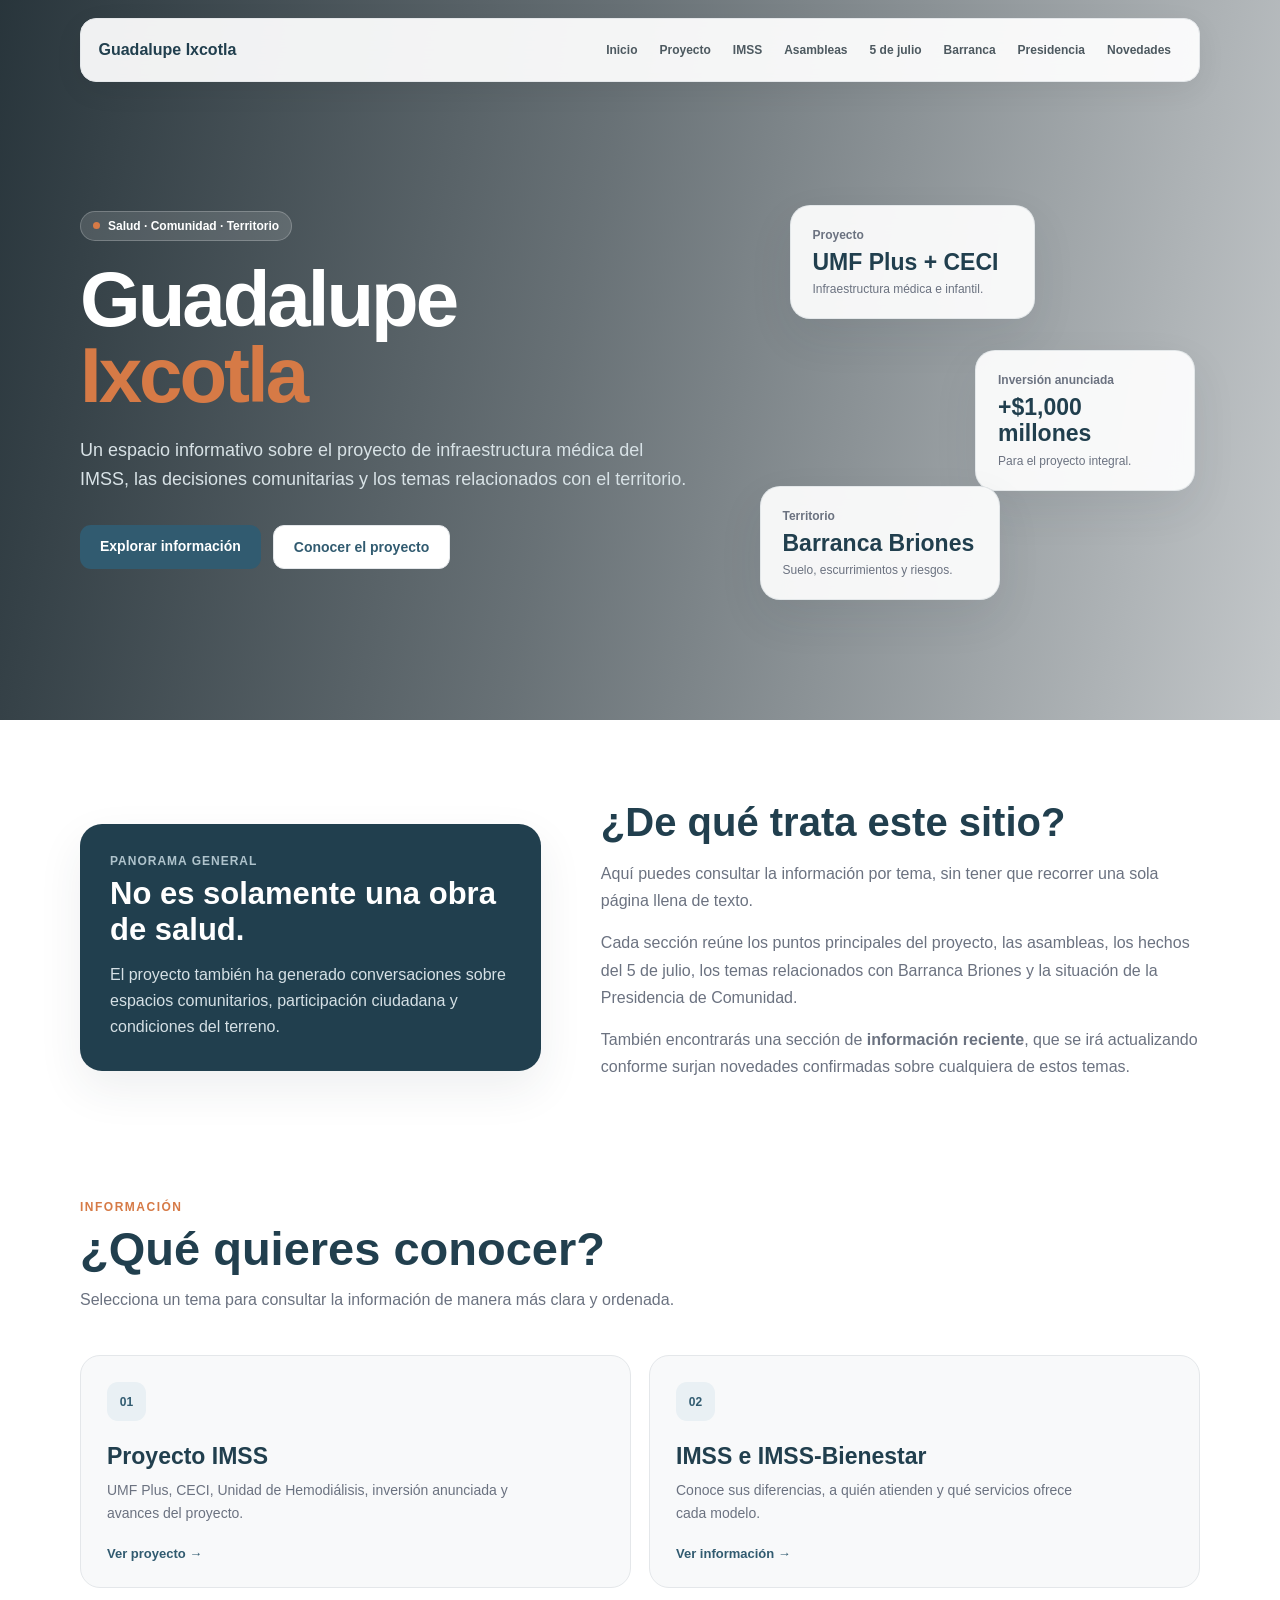
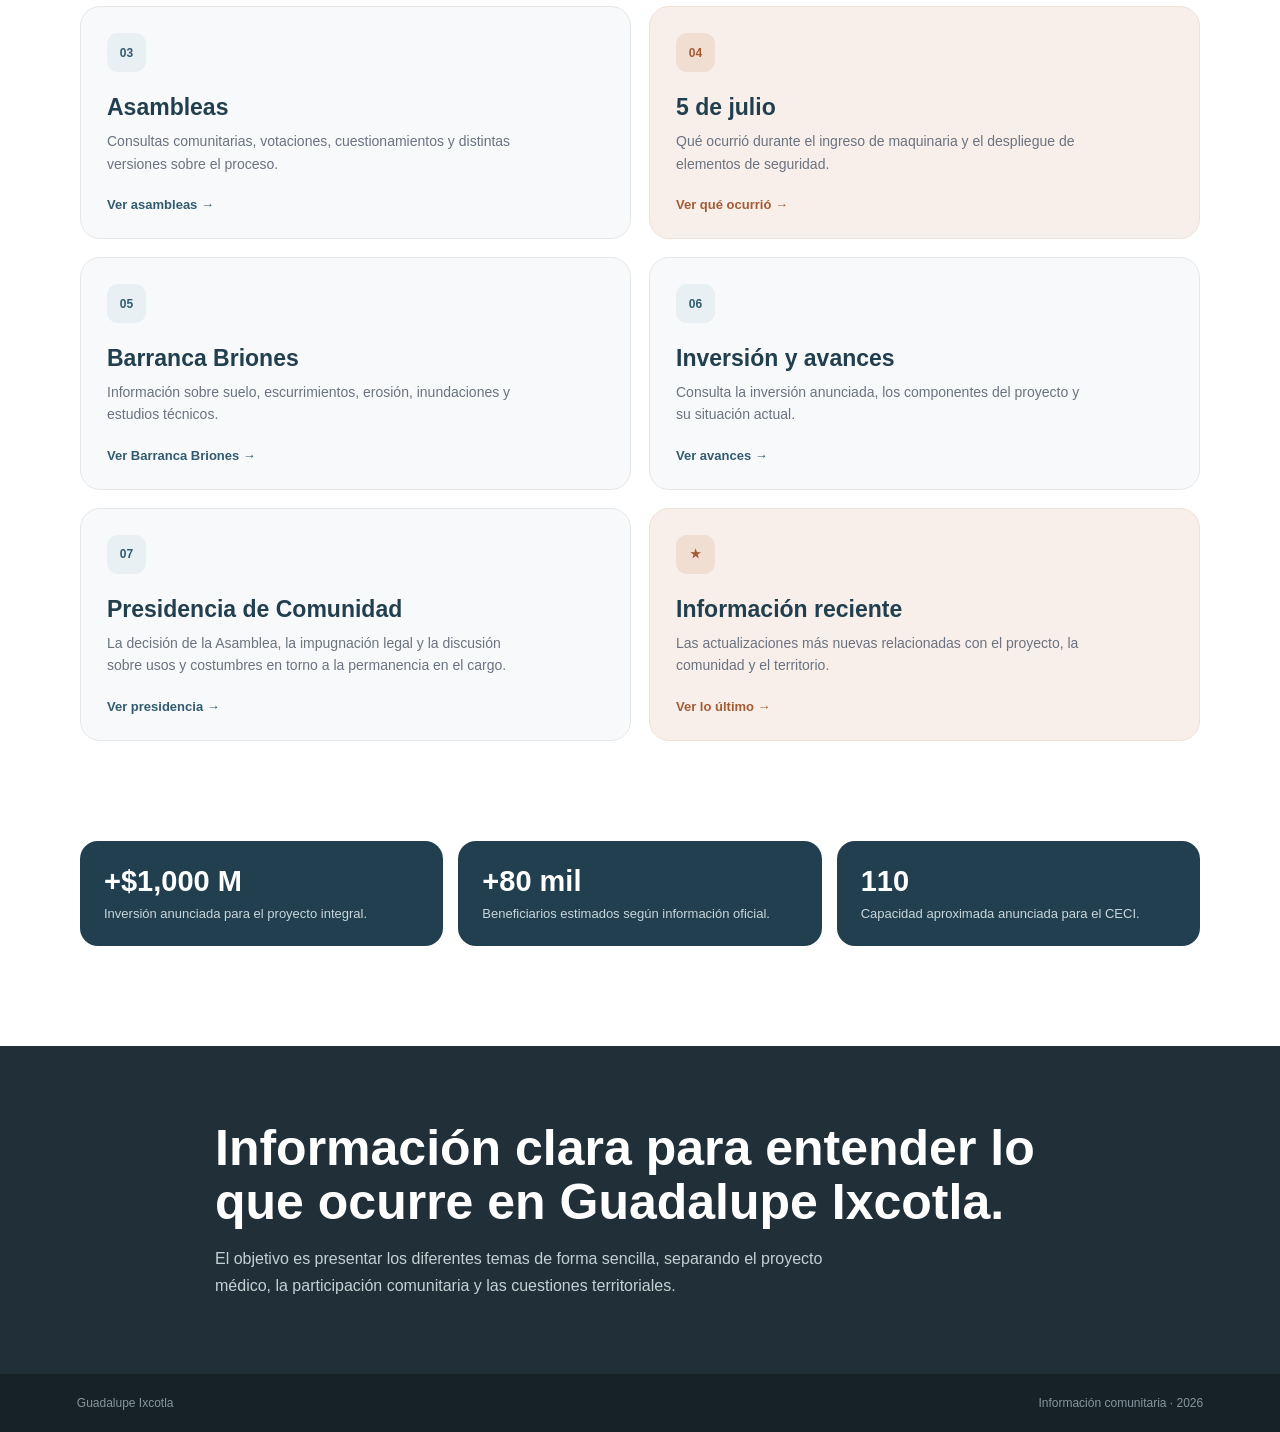
<file: index.html>
<!DOCTYPE html>
<html lang="es">
<head>
    <meta charset="UTF-8">
    <meta name="viewport" content="width=device-width, initial-scale=1.0">
    <title>Guadalupe Ixcotla</title>

    <style>
        :root{
            --fondo:#f5f6f7;
            --blanco:#ffffff;
            --texto:#1f2933;
            --gris:#6b7280;
            --azul:#315b70;
            --azul-oscuro:#213f4e;
            --azul-claro:#e9f0f4;
            --naranja:#d67a46;
            --borde:#e4e7ea;
            --sombra:0 18px 45px rgba(34, 52, 61, .08);
        }

        *{
            margin:0;
            padding:0;
            box-sizing:border-box;
        }

        html{
            scroll-behavior:smooth;
        }

        body{
            font-family:"Segoe UI", Arial, sans-serif;
            background:var(--fondo);
            color:var(--texto);
            overflow-x:hidden;
        }

        a{
            text-decoration:none;
            color:inherit;
        }

        .contenedor{
            width:min(1120px, 88%);
            margin:auto;
        }

        /* =========================
           MENÚ
        ========================= */

        nav{
            position:fixed;
            top:18px;
            left:50%;
            transform:translateX(-50%);
            width:min(1120px,94%);
            min-height:64px;

            display:flex;
            align-items:center;
            justify-content:space-between;

            padding:0 18px;

            background:rgba(255,255,255,.93);
            backdrop-filter:blur(15px);

            border:1px solid var(--borde);
            border-radius:16px;

            box-shadow:0 8px 30px rgba(0,0,0,.06);
            z-index:1000;
        }

        .logo{
            font-weight:800;
            color:var(--azul-oscuro);
            white-space:nowrap;
        }

        nav ul{
            display:flex;
            align-items:center;
            gap:2px;
            list-style:none;
        }

        nav ul a{
            display:block;
            padding:9px 10px;
            border-radius:9px;

            font-size:12px;
            font-weight:600;
            color:#4d5960;

            transition:.25s;
        }

        nav ul a:hover{
            background:var(--azul-claro);
            color:var(--azul-oscuro);
        }

        .menu-toggle{
            display:none;
            align-items:center;
            justify-content:center;

            width:38px;
            height:38px;

            background:var(--azul-claro);
            color:var(--azul-oscuro);

            border:none;
            border-radius:9px;

            font-size:18px;
            cursor:pointer;
        }

        /* =========================
           HERO
        ========================= */

        .hero{
            min-height:720px;
            display:flex;
            align-items:center;
            position:relative;

            padding:140px 0 80px;

            background:
                linear-gradient(
                    100deg,
                    rgba(18,32,39,.90) 0%,
                    rgba(18,32,39,.62) 45%,
                    rgba(18,32,39,.22) 100%
                ),
                url("https://i.pinimg.com/736x/4f/c3/b7/4fc3b7e135b815ab9e2778b9077fdaf9.jpg")
                center/cover no-repeat;

            overflow:hidden;
        }

        .hero-grid{
            display:grid;
            grid-template-columns:1.15fr .85fr;
            gap:60px;
            align-items:center;
        }

        .etiqueta{
            display:inline-flex;
            align-items:center;
            gap:8px;

            padding:7px 12px;

            margin-bottom:20px;

            background:rgba(255,255,255,.13);
            color:white;

            border:1px solid rgba(255,255,255,.22);
            border-radius:30px;

            font-size:12px;
            font-weight:700;
        }

        .etiqueta::before{
            content:"";
            width:7px;
            height:7px;
            border-radius:50%;
            background:var(--naranja);
        }

        h1{
            max-width:650px;

            margin-bottom:22px;

            color:white;

            font-size:clamp(50px, 7vw, 78px);
            line-height:.98;

            letter-spacing:-3px;
        }

        h1 span{
            color:var(--naranja);
        }

        .hero-texto p{
            max-width:610px;

            color:#d8e2e6;
            font-size:18px;
            line-height:1.65;
        }

        .botones{
            display:flex;
            gap:12px;
            flex-wrap:wrap;

            margin-top:30px;
        }

        .btn{
            padding:13px 20px;
            border-radius:11px;

            font-size:14px;
            font-weight:700;

            transition:.25s;
        }

        .btn-principal{
            background:var(--azul);
            color:white;
        }

        .btn-secundario{
            background:white;
            color:var(--azul);

            border:1px solid var(--borde);
        }

        .btn:hover{
            transform:translateY(-2px);
            box-shadow:0 10px 24px rgba(0,0,0,.08);
        }

        /* =========================
           TARJETAS HERO
        ========================= */

        .hero-visual{
            position:relative;
            min-height:430px;
        }

        .tarjeta-flotante{
            position:absolute;

            padding:22px;

            background:rgba(255,255,255,.92);
            backdrop-filter:blur(12px);

            border:1px solid rgba(225,229,232,.85);
            border-radius:20px;

            box-shadow:var(--sombra);

            animation:flotar 5s ease-in-out infinite;
        }

        .tarjeta-flotante small{
            display:block;

            margin-bottom:7px;

            color:var(--gris);

            font-size:12px;
            font-weight:600;
        }

        .tarjeta-flotante strong{
            display:block;

            color:var(--azul-oscuro);

            font-size:23px;
            line-height:1.15;
        }

        .tarjeta-flotante p{
            margin-top:7px;

            color:var(--gris);
            font-size:12px;
        }

        .t1{
            top:30px;
            left:40px;

            width:245px;
        }

        .t2{
            top:175px;
            right:5px;

            width:220px;

            animation-delay:1.3s;
        }

        .t3{
            bottom:5px;
            left:10px;

            width:240px;

            animation-delay:2.4s;
        }

        /* =========================
           RESUMEN
        ========================= */

        .resumen{
            padding:80px 0 20px;
            background:white;
        }

        .resumen-grid{
            display:grid;
            grid-template-columns:1fr 1.3fr;
            gap:60px;
            align-items:center;
        }

        .resumen-caja{
            padding:30px;

            background:var(--azul-oscuro);
            color:white;

            border-radius:22px;

            box-shadow:var(--sombra);
        }

        .resumen-caja small{
            display:block;
            margin-bottom:8px;

            color:#afc3cc;

            font-size:12px;
            font-weight:700;

            text-transform:uppercase;
            letter-spacing:1px;
        }

        .resumen-caja h2{
            margin-bottom:14px;

            font-size:31px;
            line-height:1.15;
        }

        .resumen-caja p{
            color:#d5e0e5;
            line-height:1.65;
        }

        .resumen-texto h2{
            margin-bottom:16px;

            color:var(--azul-oscuro);

            font-size:40px;
            line-height:1.1;
        }

        .resumen-texto p{
            margin-bottom:15px;

            color:var(--gris);
            line-height:1.7;
        }

        /* =========================
           SECCIONES
        ========================= */

        .explorar{
            padding:85px 0 100px;
            background:white;
        }

        .encabezado{
            max-width:690px;
            margin-bottom:42px;
        }

        .encabezado span{
            display:block;

            margin-bottom:10px;

            color:var(--naranja);

            font-size:12px;
            font-weight:800;

            text-transform:uppercase;
            letter-spacing:1.5px;
        }

        .encabezado h2{
            margin-bottom:12px;

            color:var(--azul-oscuro);

            font-size:clamp(34px, 5vw, 47px);
            line-height:1.08;
        }

        .encabezado p{
            color:var(--gris);
            line-height:1.65;
        }

        .menu-cards{
            display:grid;
            grid-template-columns:repeat(2,1fr);
            gap:18px;
        }

        .menu-card{
            min-height:220px;

            display:flex;
            flex-direction:column;

            padding:26px;

            background:#f8f9fa;

            border:1px solid var(--borde);
            border-radius:20px;

            transition:.3s;
        }

        .menu-card:hover{
            transform:translateY(-5px);
            background:white;
            box-shadow:var(--sombra);
        }

        .numero{
            width:39px;
            height:39px;

            display:flex;
            align-items:center;
            justify-content:center;

            margin-bottom:22px;

            background:var(--azul-claro);
            color:var(--azul);

            border-radius:11px;

            font-size:12px;
            font-weight:800;
        }

        .menu-card h3{
            margin-bottom:9px;

            color:var(--azul-oscuro);

            font-size:23px;
        }

        .menu-card p{
            max-width:420px;

            color:var(--gris);

            font-size:14px;
            line-height:1.6;
        }

        .menu-card strong{
            margin-top:auto;
            padding-top:22px;

            color:var(--azul);

            font-size:13px;
        }

        .menu-card-destacada{
            background:#f8efea;
            border-color:#efe0d8;
        }

        .menu-card-destacada .numero{
            background:#f1ded3;
            color:#a45b34;
        }

        .menu-card-destacada strong{
            color:#a45b34;
        }

        /* =========================
           DATOS
        ========================= */

        .datos{
            padding:0 0 100px;
            background:white;
        }

        .datos-grid{
            display:grid;
            grid-template-columns:repeat(3,1fr);
            gap:15px;
        }

        .dato{
            padding:24px;

            background:var(--azul-oscuro);
            color:white;

            border-radius:18px;
        }

        .dato strong{
            display:block;

            margin-bottom:6px;

            font-size:29px;
        }

        .dato span{
            color:#c9d6dc;
            font-size:13px;
        }

        /* =========================
           CIERRE
        ========================= */

        .cierre{
            padding:75px 0;
            background:#213038;
        }

        .cierre-contenido{
            max-width:850px;
        }

        .cierre h2{
            margin-bottom:16px;

            color:white;

            font-size:clamp(34px,5vw,50px);
            line-height:1.08;
        }

        .cierre p{
            max-width:650px;

            color:#c5d0d5;
            line-height:1.7;
        }

        footer{
            padding:22px 6%;

            display:flex;
            justify-content:space-between;
            gap:20px;

            background:#172228;
            color:#87969e;

            font-size:12px;
        }

        /* =========================
           ANIMACIÓN
        ========================= */

        @keyframes flotar{
            0%,100%{
                transform:translateY(0);
            }

            50%{
                transform:translateY(-8px);
            }
        }

        .reveal{
            opacity:0;
            transform:translateY(25px);

            transition:
                opacity .7s ease,
                transform .7s ease;
        }

        .reveal.visible{
            opacity:1;
            transform:translateY(0);
        }

        /* =========================
           RESPONSIVE
        ========================= */

        @media(max-width:950px){

            .menu-toggle{
                display:flex;
            }

            nav ul{
                position:absolute;
                top:calc(100% + 10px);
                left:0;
                right:0;

                flex-direction:column;
                align-items:stretch;
                gap:4px;

                padding:12px;

                background:rgba(255,255,255,.97);
                backdrop-filter:blur(14px);

                border:1px solid var(--borde);
                border-radius:16px;

                box-shadow:0 8px 30px rgba(0,0,0,.1);

                display:none;
            }

            nav ul.abierto{
                display:flex;
            }

            nav ul a{
                padding:12px 14px;
            }

            .hero-grid,
            .resumen-grid{
                grid-template-columns:1fr;
            }

            .hero{
                min-height:auto;
            }

            .hero-visual{
                min-height:350px;
            }

            .menu-cards{
                grid-template-columns:1fr;
            }

            .datos-grid{
                grid-template-columns:1fr;
            }
        }

        @media(max-width:600px){

            .hero{
                padding-top:125px;
            }

            h1{
                font-size:50px;
                letter-spacing:-2px;
            }

            .hero-visual{
                display:none;
            }

            .resumen,
            .explorar{
                padding-top:65px;
            }

            .resumen-texto h2{
                font-size:34px;
            }

            footer{
                flex-direction:column;
            }
        }

    </style>
</head>

<body>

    <!-- MENÚ -->
    <nav>

        <a href="index.html" class="logo">
            Guadalupe Ixcotla
        </a>

        <ul>
            <li><a href="index.html">Inicio</a></li>
            <li><a href="proyecto.html">Proyecto</a></li>
            <li><a href="imss.html">IMSS</a></li>
            <li><a href="asambleas.html">Asambleas</a></li>
            <li><a href="julio.html">5 de julio</a></li>
            <li><a href="barranca.html">Barranca</a></li>
            <li><a href="presidencia.html">Presidencia</a></li>
            <li><a href="novedades.html">Novedades</a></li>
        </ul>

        <button class="menu-toggle" id="menuToggle" aria-label="Abrir menú">
            ☰
        </button>

    </nav>


    <!-- PORTADA -->
    <header class="hero">

        <div class="contenedor hero-grid">

            <div class="hero-texto">

                <div class="etiqueta">
                    Salud · Comunidad · Territorio
                </div>

                <h1>
                    Guadalupe
                    <span>Ixcotla</span>
                </h1>

                <p>
                    Un espacio informativo sobre el proyecto de infraestructura
                    médica del IMSS, las decisiones comunitarias y los temas
                    relacionados con el territorio.
                </p>

                <div class="botones">

                    <a href="#informacion" class="btn btn-principal">
                        Explorar información
                    </a>

                    <a href="proyecto.html" class="btn btn-secundario">
                        Conocer el proyecto
                    </a>

                </div>

            </div>


            <div class="hero-visual">

                <div class="tarjeta-flotante t1">

                    <small>
                        Proyecto
                    </small>

                    <strong>
                        UMF Plus + CECI
                    </strong>

                    <p>
                        Infraestructura médica e infantil.
                    </p>

                </div>


                <div class="tarjeta-flotante t2">

                    <small>
                        Inversión anunciada
                    </small>

                    <strong>
                        +$1,000 millones
                    </strong>

                    <p>
                        Para el proyecto integral.
                    </p>

                </div>


                <div class="tarjeta-flotante t3">

                    <small>
                        Territorio
                    </small>

                    <strong>
                        Barranca Briones
                    </strong>

                    <p>
                        Suelo, escurrimientos y riesgos.
                    </p>

                </div>

            </div>

        </div>

    </header>


    <!-- RESUMEN -->
    <section class="resumen">

        <div class="contenedor resumen-grid">

            <div class="resumen-caja reveal">

                <small>
                    Panorama general
                </small>

                <h2>
                    No es solamente una obra de salud.
                </h2>

                <p>
                    El proyecto también ha generado conversaciones
                    sobre espacios comunitarios, participación ciudadana
                    y condiciones del terreno.
                </p>

            </div>


            <div class="resumen-texto reveal">

                <h2>
                    ¿De qué trata este sitio?
                </h2>

                <p>
                    Aquí puedes consultar la información por tema,
                    sin tener que recorrer una sola página llena de texto.
                </p>

                <p>
                    Cada sección reúne los puntos principales del proyecto,
                    las asambleas, los hechos del 5 de julio,
                    los temas relacionados con Barranca Briones
                    y la situación de la Presidencia de Comunidad.
                </p>

                <p>
                    También encontrarás una sección de
                    <strong>información reciente</strong>,
                    que se irá actualizando conforme surjan
                    novedades confirmadas sobre cualquiera
                    de estos temas.
                </p>

            </div>

        </div>

    </section>


    <!-- EXPLORAR -->
    <section class="explorar" id="informacion">

        <div class="contenedor">

            <div class="encabezado reveal">

                <span>
                    Información
                </span>

                <h2>
                    ¿Qué quieres conocer?
                </h2>

                <p>
                    Selecciona un tema para consultar la información
                    de manera más clara y ordenada.
                </p>

            </div>


            <div class="menu-cards">


                <a href="proyecto.html" class="menu-card reveal">

                    <div class="numero">
                        01
                    </div>

                    <h3>
                        Proyecto IMSS
                    </h3>

                    <p>
                        UMF Plus, CECI, Unidad de Hemodiálisis,
                        inversión anunciada y avances del proyecto.
                    </p>

                    <strong>
                        Ver proyecto →
                    </strong>

                </a>


                <a href="imss.html" class="menu-card reveal">

                    <div class="numero">
                        02
                    </div>

                    <h3>
                        IMSS e IMSS-Bienestar
                    </h3>

                    <p>
                        Conoce sus diferencias, a quién atienden
                        y qué servicios ofrece cada modelo.
                    </p>

                    <strong>
                        Ver información →
                    </strong>

                </a>


                <a href="asambleas.html" class="menu-card reveal">

                    <div class="numero">
                        03
                    </div>

                    <h3>
                        Asambleas
                    </h3>

                    <p>
                        Consultas comunitarias, votaciones,
                        cuestionamientos y distintas versiones
                        sobre el proceso.
                    </p>

                    <strong>
                        Ver asambleas →
                    </strong>

                </a>


                <a href="julio.html"
                   class="menu-card menu-card-destacada reveal">

                    <div class="numero">
                        04
                    </div>

                    <h3>
                        5 de julio
                    </h3>

                    <p>
                        Qué ocurrió durante el ingreso de maquinaria
                        y el despliegue de elementos de seguridad.
                    </p>

                    <strong>
                        Ver qué ocurrió →
                    </strong>

                </a>


                <a href="barranca.html" class="menu-card reveal">

                    <div class="numero">
                        05
                    </div>

                    <h3>
                        Barranca Briones
                    </h3>

                    <p>
                        Información sobre suelo, escurrimientos,
                        erosión, inundaciones y estudios técnicos.
                    </p>

                    <strong>
                        Ver Barranca Briones →
                    </strong>

                </a>


                <a href="proyecto.html"
                   class="menu-card reveal">

                    <div class="numero">
                        06
                    </div>

                    <h3>
                        Inversión y avances
                    </h3>

                    <p>
                        Consulta la inversión anunciada,
                        los componentes del proyecto
                        y su situación actual.
                    </p>

                    <strong>
                        Ver avances →
                    </strong>

                </a>


                <a href="presidencia.html" class="menu-card reveal">

                    <div class="numero">
                        07
                    </div>

                    <h3>
                        Presidencia de Comunidad
                    </h3>

                    <p>
                        La decisión de la Asamblea, la impugnación
                        legal y la discusión sobre usos y costumbres
                        en torno a la permanencia en el cargo.
                    </p>

                    <strong>
                        Ver presidencia →
                    </strong>

                </a>


                <a href="novedades.html"
                   class="menu-card menu-card-destacada reveal">

                    <div class="numero">
                        ★
                    </div>

                    <h3>
                        Información reciente
                    </h3>

                    <p>
                        Las actualizaciones más nuevas relacionadas
                        con el proyecto, la comunidad y el territorio.
                    </p>

                    <strong>
                        Ver lo último →
                    </strong>

                </a>


            </div>

        </div>

    </section>


    <!-- DATOS -->
    <section class="datos">

        <div class="contenedor datos-grid">

            <div class="dato reveal">

                <strong>
                    +$1,000 M
                </strong>

                <span>
                    Inversión anunciada para el proyecto integral.
                </span>

            </div>


            <div class="dato reveal">

                <strong>
                    +80 mil
                </strong>

                <span>
                    Beneficiarios estimados según información oficial.
                </span>

            </div>


            <div class="dato reveal">

                <strong>
                    110
                </strong>

                <span>
                    Capacidad aproximada anunciada para el CECI.
                </span>

            </div>

        </div>

    </section>


    <!-- CIERRE -->
    <section class="cierre">

        <div class="contenedor cierre-contenido">

            <h2>
                Información clara para entender
                lo que ocurre en Guadalupe Ixcotla.
            </h2>

            <p>
                El objetivo es presentar los diferentes temas
                de forma sencilla, separando el proyecto médico,
                la participación comunitaria y las cuestiones territoriales.
            </p>

        </div>

    </section>


    <!-- FOOTER -->
    <footer>

        <span>
            Guadalupe Ixcotla
        </span>

        <span>
            Información comunitaria · 2026
        </span>

    </footer>


    <script>

        /* Menú móvil */

        const menuToggle =
            document.getElementById("menuToggle");

        const menuLista =
            document.querySelector("nav ul");

        menuToggle.addEventListener("click", () => {
            menuLista.classList.toggle("abierto");
        });

        menuLista.querySelectorAll("a").forEach(enlace => {
            enlace.addEventListener("click", () => {
                menuLista.classList.remove("abierto");
            });
        });


        /* Animación al aparecer en pantalla */

        const elementos =
            document.querySelectorAll(".reveal");

        const observer =
            new IntersectionObserver(

                (entries) => {

                    entries.forEach(entry => {

                        if(entry.isIntersecting){

                            entry.target
                                .classList
                                .add("visible");

                        }

                    });

                },

                {
                    threshold:0.12
                }

            );

        elementos.forEach(elemento => {
            observer.observe(elemento);
        });


        /* Movimiento muy ligero de tarjetas */

        const tarjetas =
            document.querySelectorAll(".tarjeta-flotante");

        document.addEventListener(
            "mousemove",
            (e) => {

                const x =
                    e.clientX / window.innerWidth - .5;

                const y =
                    e.clientY / window.innerHeight - .5;

                tarjetas.forEach(
                    (tarjeta, index) => {

                        const movimiento =
                            2 + index;

                        tarjeta.style.marginLeft =
                            x * movimiento + "px";

                        tarjeta.style.marginTop =
                            y * movimiento + "px";

                    }
                );

            }
        );

    </script>

</body>
</html>
</file>
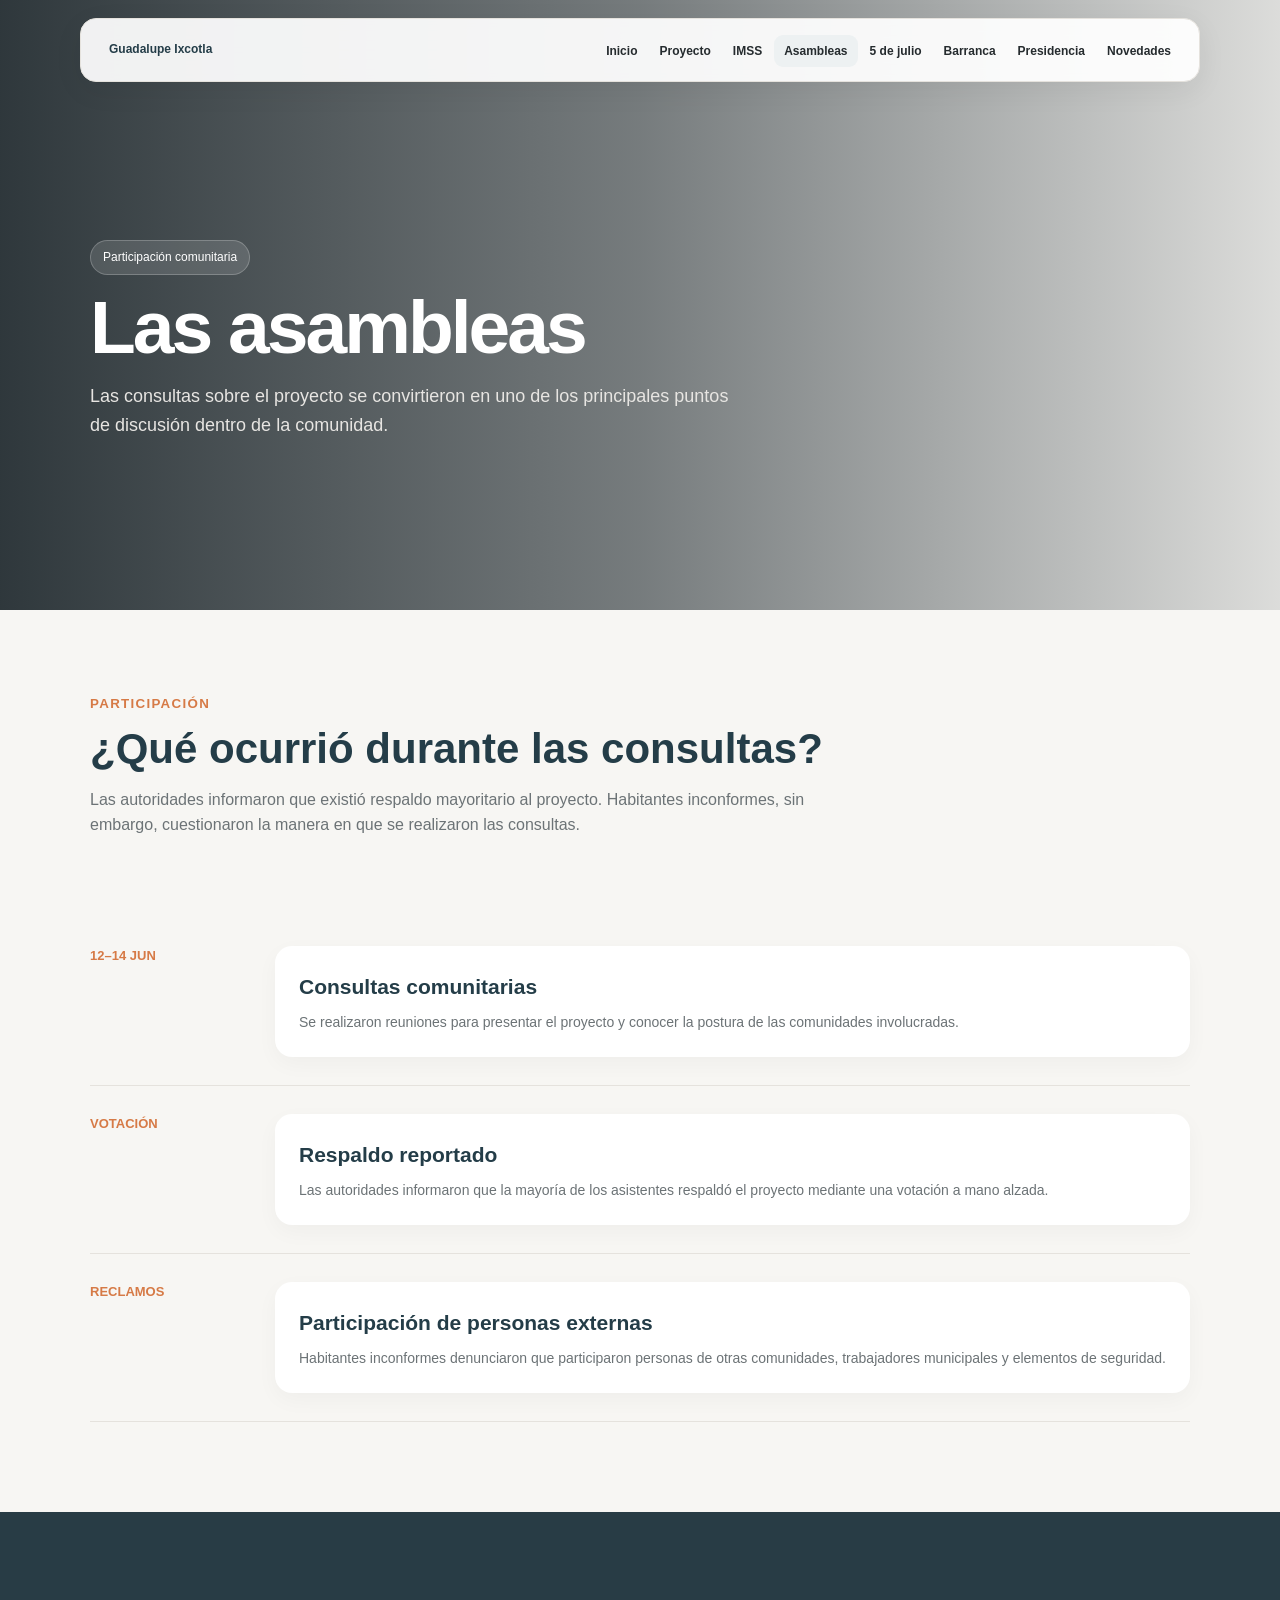
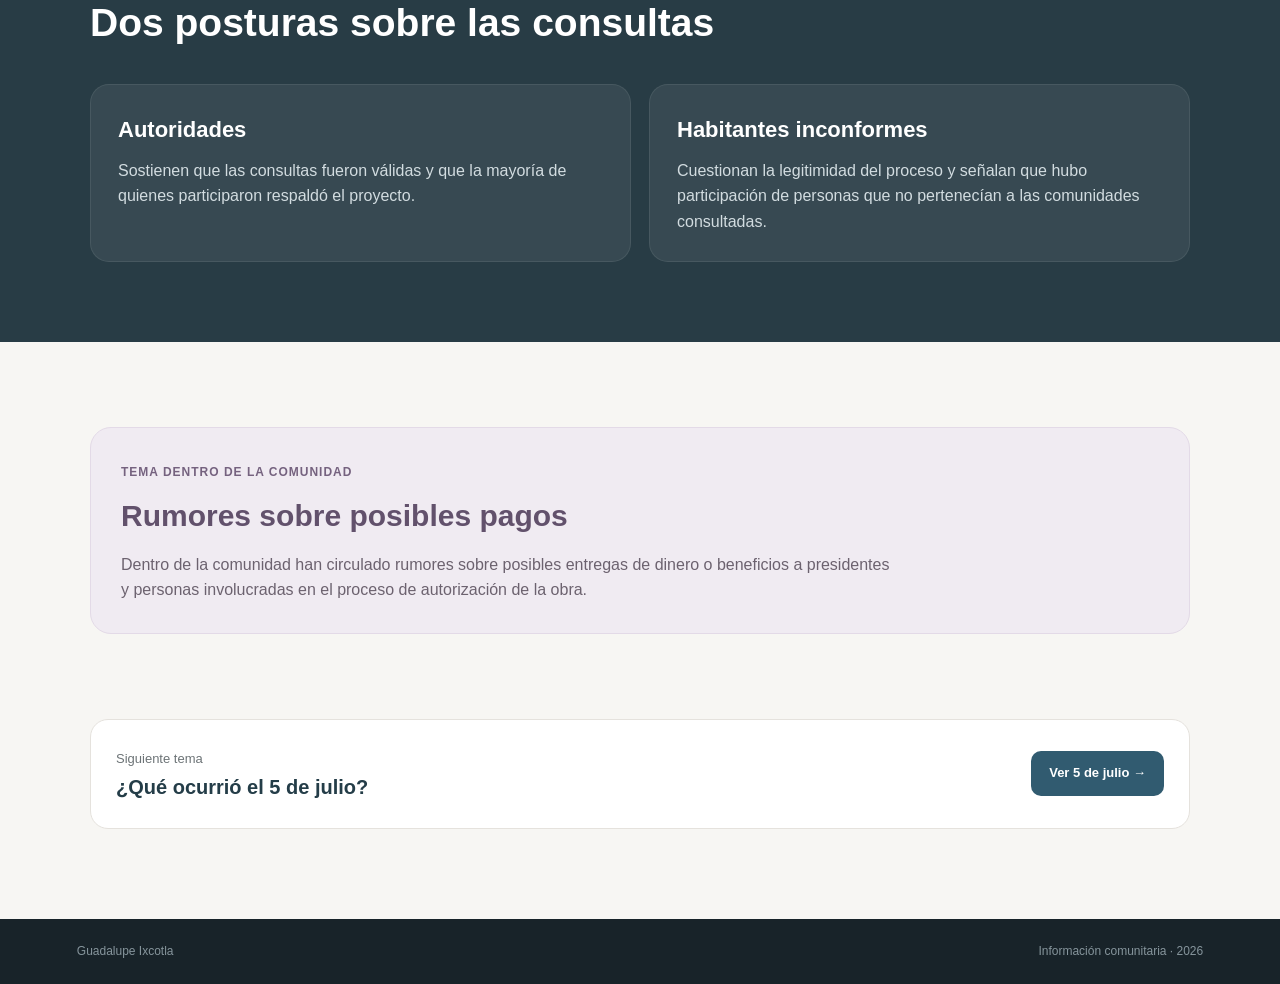
<file: asambleas.html>
<!DOCTYPE html>
<html lang="es">
<head>
<meta charset="UTF-8">
<meta name="viewport" content="width=device-width, initial-scale=1.0">

<title>Asambleas | Guadalupe Ixcotla</title>

<style>

:root{
    --fondo:#f7f6f3;
    --blanco:#fff;
    --texto:#252b2e;
    --gris:#6c7376;
    --azul:#315b70;
    --oscuro:#243d48;
    --naranja:#d67a46;
    --crema:#eee8e0;
    --morado:#75627f;
    --borde:#e5e2dd;
    --sombra:0 18px 45px rgba(40,45,48,.08);
}

*{
    margin:0;
    padding:0;
    box-sizing:border-box;
}

body{
    font-family:"Segoe UI",Arial,sans-serif;
    background:var(--fondo);
    color:var(--texto);
    line-height:1.6;
}

a{
    color:inherit;
    text-decoration:none;
}

.contenedor{
    width:min(1100px,88%);
    margin:auto;
}

nav{
    position:fixed;
    top:18px;
    left:50%;
    transform:translateX(-50%);

    width:min(1120px,94%);
    min-height:64px;

    display:flex;
    align-items:center;
    justify-content:space-between;

    padding:0 18px;

    background:rgba(255,255,255,.93);
    backdrop-filter:blur(15px);

    border:1px solid var(--borde);
    border-radius:16px;

    box-shadow:0 8px 30px rgba(0,0,0,.06);

    z-index:1000;
}

.logo{
    color:var(--oscuro);
    font-weight:800;
    white-space:nowrap;
}

nav ul{
    display:flex;
    align-items:center;
    list-style:none;
    gap:2px;
}

nav a{
    padding:9px 10px;

    border-radius:9px;

    font-size:12px;
    font-weight:600;

    transition:.25s;
}

nav li a:hover,
nav li a.activo{
    background:#edf1f2;
}

.menu-toggle{
    display:none;
    align-items:center;
    justify-content:center;

    width:38px;
    height:38px;

    background:#edf1f2;
    color:var(--oscuro);

    border:none;
    border-radius:9px;

    font-size:18px;
    cursor:pointer;
}

.hero{
    min-height:610px;

    display:flex;
    align-items:flex-end;

    padding:145px 0 75px;

    color:white;

    background:
    linear-gradient(
        90deg,
        rgba(25,35,40,.90),
        rgba(25,35,40,.58),
        rgba(25,35,40,.12)
    ),
    url("https://blogger.googleusercontent.com/img/b/R29vZ2xl/AVvXsEic02oXKH-eKWMu1JobVivUTLK8fPZsnc1qkAlo9bVVes-fsgnHHnk4iTtQNhr6221gdXYPPyzs9mBr_9fbQ5Va92ZcoDxzc7xr3e5XKmQ7c03KU3CkPzIjBZ9R0HWsCR20UGHTru8GU0BG2hsOmHkm3UxkCUjhE1MoSmaiucUN0USjl1EA2HACc28Fqd6y/w640-h384/3e3e1cce-a897-4f53-a5f8-d48772c3540d.jpeg")
    center/cover no-repeat;
}

.hero-contenido{
    max-width:650px;
}

.hero span{
    display:inline-block;

    margin-bottom:15px;

    padding:7px 12px;   

    border-radius:30px;

    background:rgba(255,255,255,.13);
    border:1px solid rgba(255,255,255,.22);

    font-size:12px;
}

.hero h1{
    margin-bottom:17px;

    font-size:clamp(50px,7vw,75px);
    line-height:1;

    letter-spacing:-3px;
}

.hero p{
    color:#e7e5e2;

    font-size:18px;
}

.hero .aviso{
    margin-top:18px;

    font-size:11px;
    color:#d2ceca;
}

.intro{
    padding:80px 0 45px;
}

.intro small{
    color:var(--naranja);

    font-weight:800;
    text-transform:uppercase;
    letter-spacing:1.3px;
}

.intro h2{
    max-width:750px;

    margin:10px 0 15px;

    color:var(--oscuro);

    font-size:42px;
    line-height:1.1;
}

.intro p{
    max-width:720px;

    color:var(--gris);
}

.linea{
    padding:35px 0 90px;
}

.evento{
    display:grid;
    grid-template-columns:160px 1fr;
    gap:25px;

    padding:28px 0;

    border-bottom:1px solid var(--borde);
}

.fecha{
    color:var(--naranja);

    font-size:13px;
    font-weight:800;
}

.evento-contenido{
    padding:24px;

    background:white;

    border-radius:17px;

    box-shadow:0 7px 22px rgba(0,0,0,.035);
}

.evento-contenido h3{
    margin-bottom:7px;

    color:var(--oscuro);

    font-size:21px;
}

.evento-contenido p{
    color:var(--gris);
    font-size:14px;
}

.dos-versiones{
    padding:80px 0;

    background:#283c45;
    color:white;
}

.dos-versiones h2{
    margin-bottom:30px;

    font-size:39px;
}

.versiones{
    display:grid;
    grid-template-columns:1fr 1fr;
    gap:18px;
}

.version{
    padding:27px;

    background:rgba(255,255,255,.07);

    border:1px solid rgba(255,255,255,.08);
    border-radius:19px;
}

.version h3{
    margin-bottom:10px;

    font-size:22px;
}

.version p{
    color:#d2dce0;
}

.rumor{
    padding:85px 0;
}

.rumor-box{
    padding:30px;

    background:#f0ebf2;

    border:1px solid #e3dae7;
    border-radius:21px;
}

.rumor-box span{
    color:var(--morado);

    font-size:12px;
    font-weight:800;

    text-transform:uppercase;
    letter-spacing:1px;
}

.rumor-box h2{
    margin:8px 0 12px;

    color:#62516c;

    font-size:30px;
}

.rumor-box p{
    max-width:780px;

    color:#6c626f;
}

.siguiente{
    padding:0 0 90px;
}

.siguiente-box{
    display:flex;
    align-items:center;
    justify-content:space-between;

    gap:20px;

    padding:25px;

    background:white;

    border:1px solid var(--borde);
    border-radius:18px;
}

.siguiente-box span{
    color:var(--gris);

    font-size:13px;
}

.siguiente-box strong{
    display:block;

    color:var(--oscuro);

    font-size:20px;
}

.btn{
    padding:12px 18px;

    background:var(--azul);
    color:white;

    border-radius:10px;

    font-size:13px;
    font-weight:700;
}

footer{
    display:flex;
    justify-content:space-between;

    padding:23px 6%;

    background:#182329;
    color:#86959c;

    font-size:12px;
}

.reveal{
    opacity:0;
    transform:translateY(25px);

    transition:.7s;
}

.reveal.visible{
    opacity:1;
    transform:none;
}

@media(max-width:950px){

    .menu-toggle{
        display:flex;
    }

    nav ul{
        position:absolute;
        top:calc(100% + 10px);
        left:0;
        right:0;

        flex-direction:column;
        align-items:stretch;
        gap:4px;

        padding:12px;

        background:rgba(255,255,255,.97);
        backdrop-filter:blur(14px);

        border:1px solid var(--borde);
        border-radius:16px;

        box-shadow:0 8px 30px rgba(0,0,0,.1);

        display:none;
    }

    nav ul.abierto{
        display:flex;
    }

    nav a{
        padding:12px 14px;
        display:block;
    }

    .evento{
        grid-template-columns:1fr;
        gap:8px;
    }

    .versiones{
        grid-template-columns:1fr;
    }

    .siguiente-box{
        flex-direction:column;
        align-items:flex-start;
    }

}

</style>
</head>

<body>


<nav>

<a href="index.html" class="logo">
Guadalupe Ixcotla
</a>

<ul>
<li><a href="index.html">Inicio</a></li>
<li><a href="proyecto.html">Proyecto</a></li>
<li><a href="imss.html">IMSS</a></li>
<li><a class="activo" href="asambleas.html">Asambleas</a></li>
<li><a href="julio.html">5 de julio</a></li>
<li><a href="barranca.html">Barranca</a></li>
<li><a href="presidencia.html">Presidencia</a></li>
<li><a href="novedades.html">Novedades</a></li>
</ul>

<button class="menu-toggle" id="menuToggle" aria-label="Abrir menú">
☰
</button>

</nav>


<header class="hero">

<div class="contenedor">

<div class="hero-contenido">

<span>
Participación comunitaria
</span>

<h1>
Las asambleas
</h1>

<p>
Las consultas sobre el proyecto
se convirtieron en uno de los principales
puntos de discusión dentro de la comunidad.
</p>

</div>

</div>

</header>


<section class="intro">

<div class="contenedor reveal">

<small>
Participación
</small>

<h2>
¿Qué ocurrió durante las consultas?
</h2>

<p>
Las autoridades informaron que existió respaldo
mayoritario al proyecto. Habitantes inconformes,
sin embargo, cuestionaron la manera
en que se realizaron las consultas.
</p>

</div>

</section>


<section class="linea">

<div class="contenedor">


<div class="evento reveal">

<div class="fecha">
12–14 JUN
</div>

<div class="evento-contenido">

<h3>
Consultas comunitarias
</h3>

<p>
Se realizaron reuniones para presentar
el proyecto y conocer la postura
de las comunidades involucradas.
</p>

</div>

</div>


<div class="evento reveal">

<div class="fecha">
VOTACIÓN
</div>

<div class="evento-contenido">

<h3>
Respaldo reportado
</h3>

<p>
Las autoridades informaron
que la mayoría de los asistentes
respaldó el proyecto mediante
una votación a mano alzada.
</p>

</div>

</div>


<div class="evento reveal">

<div class="fecha">
RECLAMOS
</div>

<div class="evento-contenido">

<h3>
Participación de personas externas
</h3>

<p>
Habitantes inconformes denunciaron
que participaron personas de otras comunidades,
trabajadores municipales
y elementos de seguridad.
</p>

</div>

</div>


</div>

</section>


<section class="dos-versiones">

<div class="contenedor">

<h2 class="reveal">
Dos posturas sobre las consultas
</h2>


<div class="versiones">

<div class="version reveal">

<h3>
Autoridades
</h3>

<p>
Sostienen que las consultas fueron válidas
y que la mayoría de quienes participaron
respaldó el proyecto.
</p>

</div>


<div class="version reveal">

<h3>
Habitantes inconformes
</h3>

<p>
Cuestionan la legitimidad del proceso
y señalan que hubo participación
de personas que no pertenecían
a las comunidades consultadas.
</p>

</div>

</div>

</div>

</section>


<section class="rumor">

<div class="contenedor">

<div class="rumor-box reveal">

<span>
Tema dentro de la comunidad
</span>

<h2>
Rumores sobre posibles pagos
</h2>

<p>
Dentro de la comunidad han circulado rumores
sobre posibles entregas de dinero o beneficios
a presidentes y personas involucradas
en el proceso de autorización de la obra.
</p>

</div>

</div>

</section>


<section class="siguiente">

<div class="contenedor">

<div class="siguiente-box">

<div>

<span>
Siguiente tema
</span>

<strong>
¿Qué ocurrió el 5 de julio?
</strong>

</div>

<a href="julio.html" class="btn">
Ver 5 de julio →
</a>

</div>

</div>

</section>


<footer>

<span>
Guadalupe Ixcotla
</span>

<span>
Información comunitaria · 2026
</span>

</footer>


<script>

const menuToggle =
document.getElementById("menuToggle");

const menuLista =
document.querySelector("nav ul");

menuToggle.addEventListener("click", () => {
menuLista.classList.toggle("abierto");
});

menuLista.querySelectorAll("a").forEach(enlace => {
enlace.addEventListener("click", () => {
menuLista.classList.remove("abierto");
});
});


const elementos =
document.querySelectorAll(".reveal");

const observer =
new IntersectionObserver(
(entries)=>{

entries.forEach(entry=>{

if(entry.isIntersecting){
entry.target.classList.add("visible");
}

});

},
{
threshold:.12
}
);

elementos.forEach(elemento=>{
observer.observe(elemento);
});

</script>

</body>
</html>
</file>
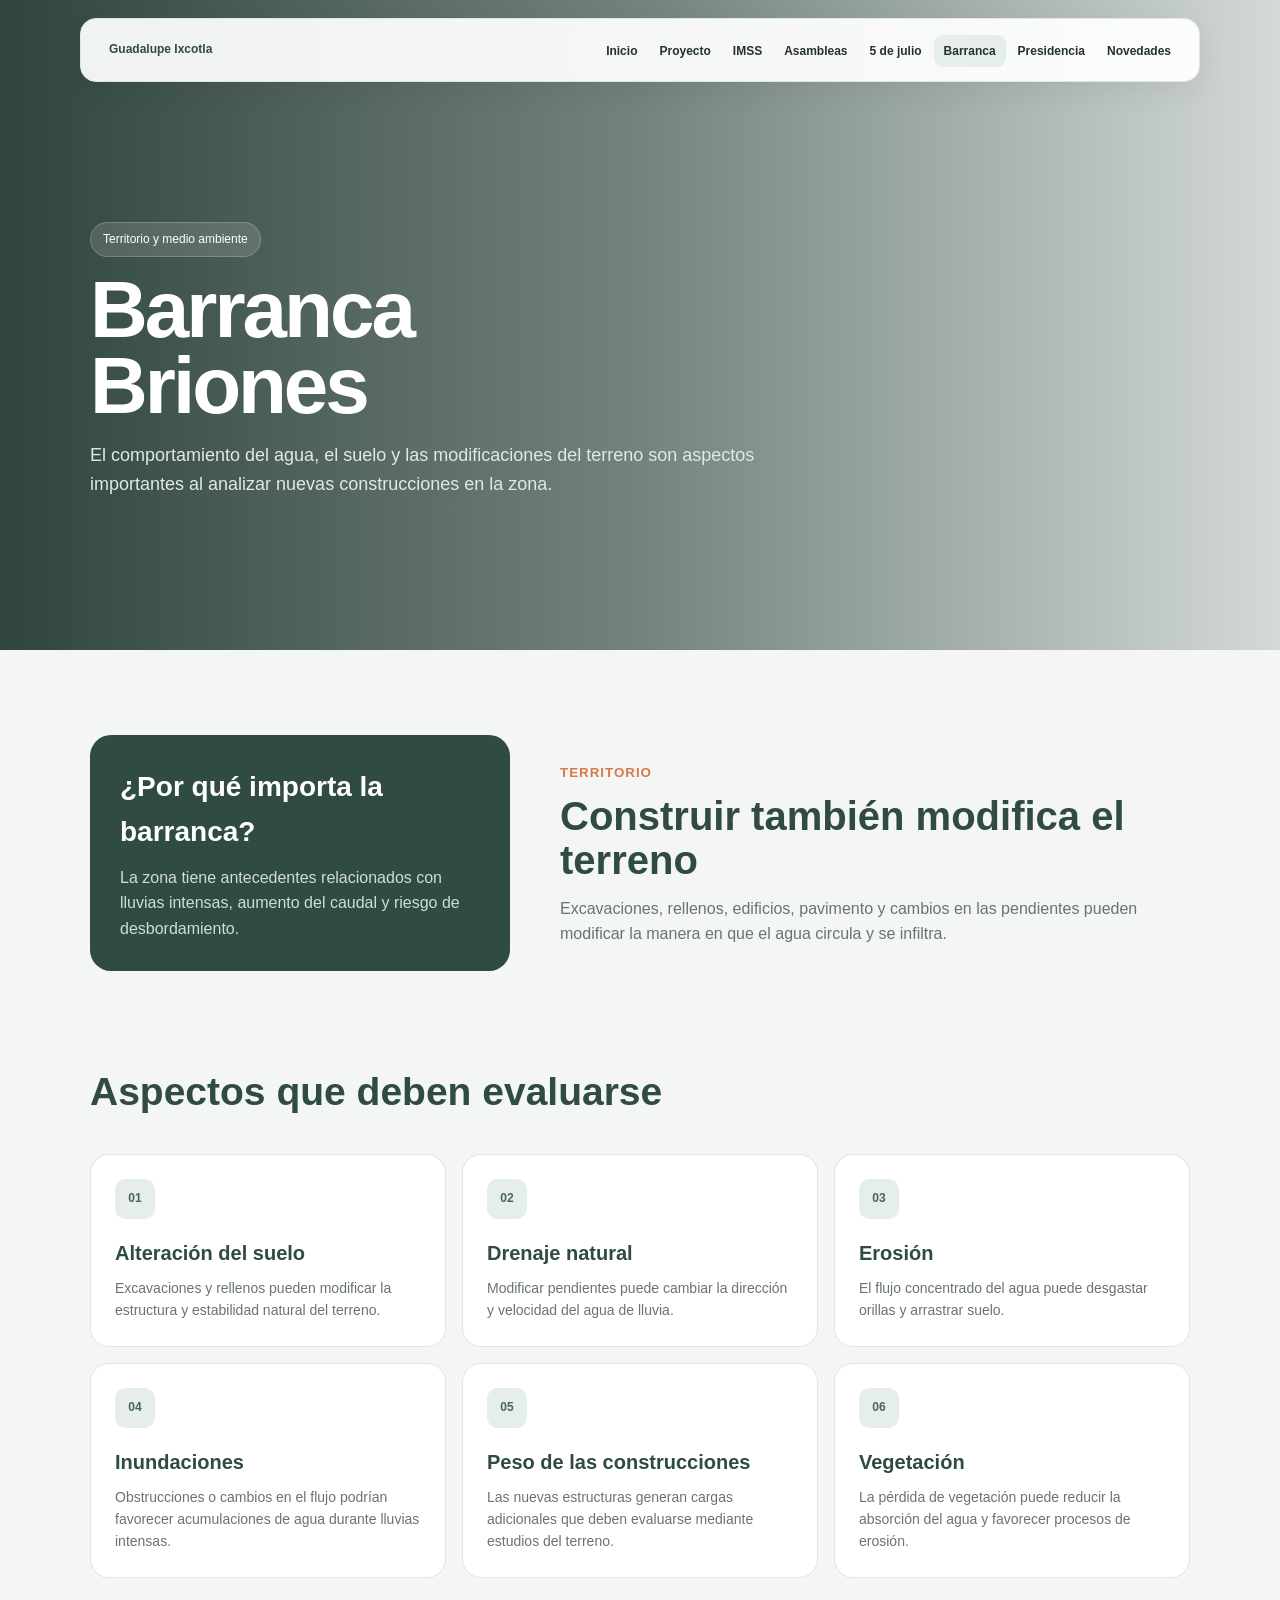
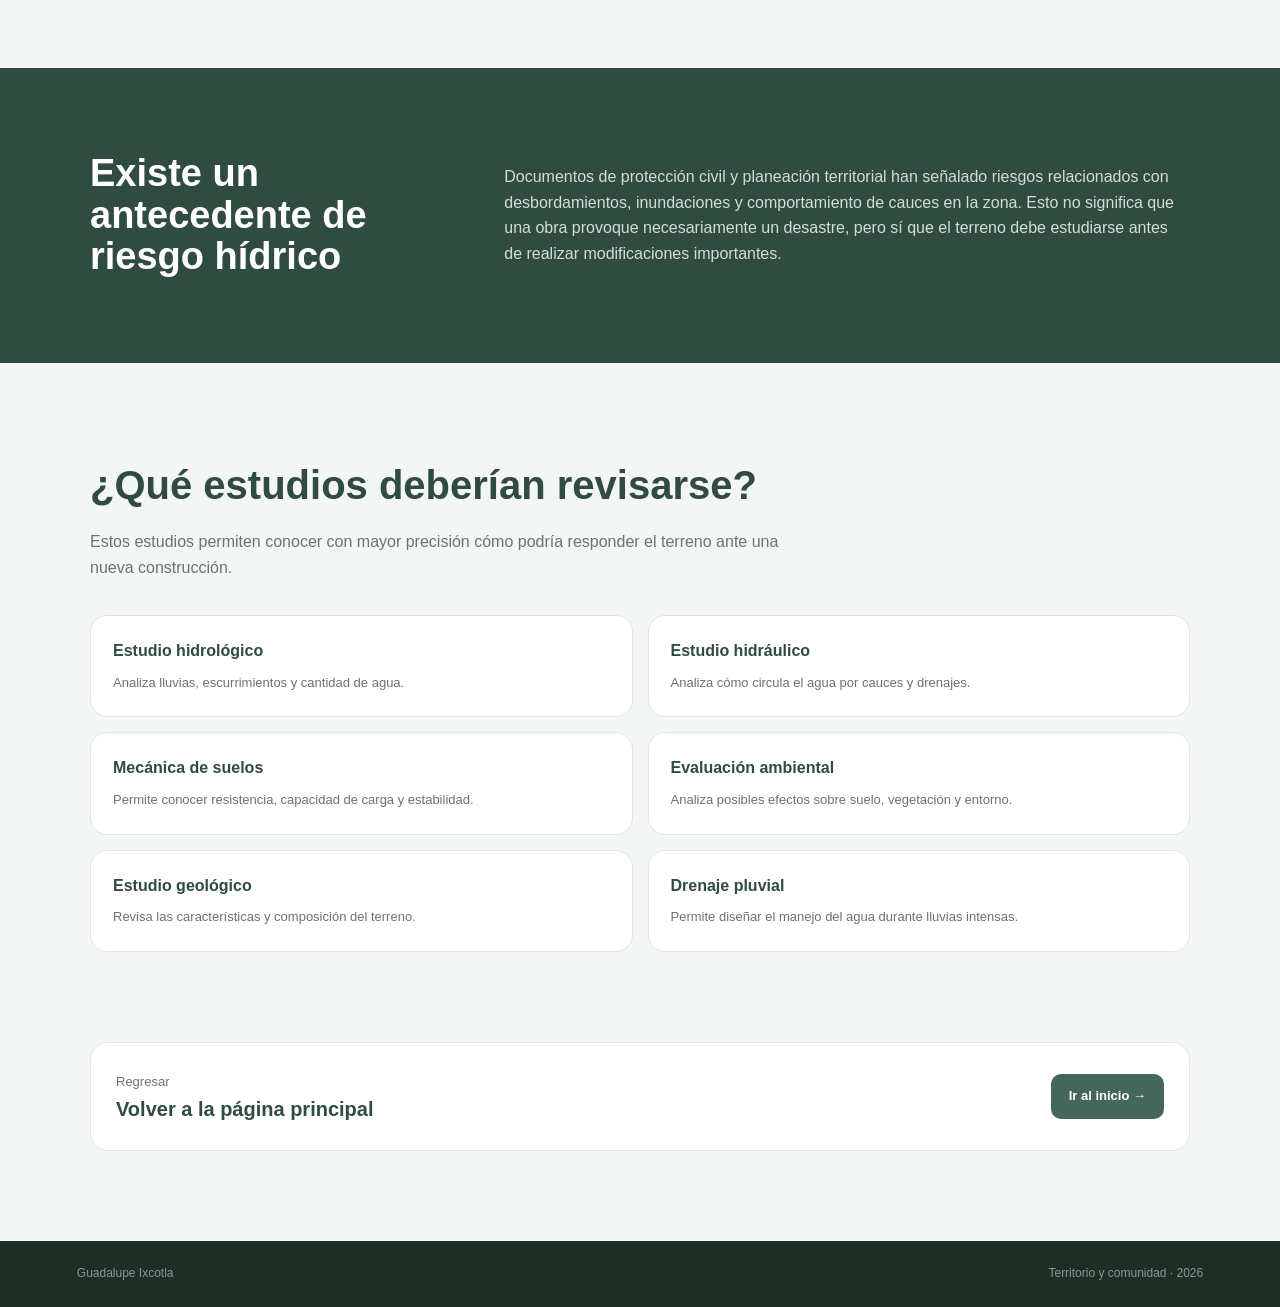
<file: barranca.html>
<!DOCTYPE html>
<html lang="es">
<head>
<meta charset="UTF-8">
<meta name="viewport" content="width=device-width, initial-scale=1.0">

<title>Barranca Briones | Guadalupe Ixcotla</title>

<style>

:root{
    --fondo:#f3f6f4;
    --blanco:#ffffff;
    --texto:#25312c;
    --gris:#69746f;
    --verde:#45675a;
    --verde-oscuro:#304b40;
    --verde-claro:#e5eee9;
    --azul:#315b70;
    --naranja:#d57a45;
    --borde:#dfe7e2;
    --sombra:0 18px 45px rgba(35,60,48,.09);
}

*{
    margin:0;
    padding:0;
    box-sizing:border-box;
}

body{
    font-family:"Segoe UI",Arial,sans-serif;
    background:var(--fondo);
    color:var(--texto);
    line-height:1.6;
}

a{
    color:inherit;
    text-decoration:none;
}

.contenedor{
    width:min(1100px,88%);
    margin:auto;
}

nav{
    position:fixed;
    top:18px;
    left:50%;
    transform:translateX(-50%);

    width:min(1120px,94%);
    min-height:64px;

    display:flex;
    align-items:center;
    justify-content:space-between;

    padding:0 18px;

    background:rgba(255,255,255,.93);
    backdrop-filter:blur(15px);

    border:1px solid var(--borde);
    border-radius:16px;

    box-shadow:0 8px 30px rgba(0,0,0,.06);

    z-index:1000;
}

.logo{
    color:var(--verde-oscuro);
    font-weight:800;
    white-space:nowrap;
}

nav ul{
    display:flex;
    align-items:center;
    list-style:none;
    gap:2px;
}

nav a{
    padding:9px 10px;

    border-radius:9px;

    font-size:12px;
    font-weight:600;

    transition:.25s;
}

nav li a:hover,
nav li a.activo{
    background:var(--verde-claro);
}

.menu-toggle{
    display:none;
    align-items:center;
    justify-content:center;

    width:38px;
    height:38px;

    background:var(--verde-claro);
    color:var(--verde-oscuro);

    border:none;
    border-radius:9px;

    font-size:18px;
    cursor:pointer;
}

.hero{
    min-height:650px;

    display:flex;
    align-items:flex-end;

    padding:150px 0 80px;

    color:white;

    background:
    linear-gradient(
        90deg,
        rgba(30,54,45,.92),
        rgba(30,54,45,.60),
        rgba(30,54,45,.15)
    ),
    url("https://images.unsplash.com/photo-1441974231531-c6227db76b6e?auto=format&fit=crop&w=1800&q=85")
    center/cover no-repeat;
}

.hero-contenido{
    max-width:670px;
}

.hero span{
    display:inline-block;

    margin-bottom:15px;

    padding:7px 12px;

    background:rgba(255,255,255,.13);

    border:1px solid rgba(255,255,255,.20);
    border-radius:30px;

    font-size:12px;
}

.hero h1{
    margin-bottom:17px;

    font-size:clamp(50px,8vw,80px);
    line-height:.95;

    letter-spacing:-3px;
}

.hero p{
    color:#e0e9e5;
    font-size:18px;
}

.hero .aviso{
    margin-top:18px;

    color:#cad7d1;

    font-size:11px;
}

.intro{
    padding:85px 0 45px;
}

.intro-grid{
    display:grid;
    grid-template-columns:.8fr 1.2fr;
    gap:50px;

    align-items:center;
}

.intro-destacado{
    padding:30px;

    background:var(--verde-oscuro);
    color:white;

    border-radius:21px;
}

.intro-destacado h2{
    margin-bottom:10px;

    font-size:28px;
}

.intro-destacado p{
    color:#d1ddd7;
}

.intro-texto small{
    color:var(--naranja);

    text-transform:uppercase;
    letter-spacing:1px;

    font-weight:800;
}

.intro-texto h2{
    margin:9px 0 14px;

    color:var(--verde-oscuro);

    font-size:40px;
    line-height:1.1;
}

.intro-texto p{
    color:var(--gris);
}

.riesgos{
    padding:45px 0 90px;
}

.riesgos h2{
    margin-bottom:30px;

    color:var(--verde-oscuro);

    font-size:39px;
}

.grid{
    display:grid;
    grid-template-columns:repeat(3,1fr);
    gap:16px;
}

.card{
    padding:24px;

    background:white;

    border:1px solid var(--borde);
    border-radius:19px;

    transition:.3s;
}

.card:hover{
    transform:translateY(-5px);
    box-shadow:var(--sombra);
}

.numero{
    width:40px;
    height:40px;

    display:flex;
    align-items:center;
    justify-content:center;

    margin-bottom:18px;

    background:var(--verde-claro);
    color:var(--verde);

    border-radius:11px;

    font-size:12px;
    font-weight:800;
}

.card h3{
    margin-bottom:8px;

    color:var(--verde-oscuro);

    font-size:20px;
}

.card p{
    color:var(--gris);
    font-size:14px;
}

.antecedente{
    padding:85px 0;

    background:#304b40;
    color:white;
}

.antecedente-grid{
    display:grid;
    grid-template-columns:.7fr 1.3fr;
    gap:45px;

    align-items:center;
}

.antecedente h2{
    font-size:38px;
    line-height:1.1;
}

.antecedente p{
    color:#d3ded8;
}

.estudios{
    padding:90px 0;
}

.estudios h2{
    margin-bottom:12px;

    color:var(--verde-oscuro);

    font-size:40px;
}

.estudios > .contenedor > p{
    max-width:690px;

    margin-bottom:35px;

    color:var(--gris);
}

.estudios-grid{
    display:grid;
    grid-template-columns:repeat(2,1fr);
    gap:15px;
}

.estudio{
    padding:22px;

    background:white;

    border:1px solid var(--borde);
    border-radius:17px;
}

.estudio strong{
    display:block;

    margin-bottom:5px;

    color:var(--verde-oscuro);
}

.estudio span{
    color:var(--gris);
    font-size:13px;
}

.siguiente{
    padding:0 0 90px;
}

.siguiente-box{
    display:flex;
    justify-content:space-between;
    align-items:center;

    gap:20px;

    padding:25px;

    background:white;

    border:1px solid var(--borde);
    border-radius:18px;
}

.siguiente-box span{
    color:var(--gris);
    font-size:13px;
}

.siguiente-box strong{
    display:block;

    color:var(--verde-oscuro);

    font-size:20px;
}

.btn{
    padding:12px 18px;

    background:var(--verde);
    color:white;

    border-radius:10px;

    font-size:13px;
    font-weight:700;
}

footer{
    display:flex;
    justify-content:space-between;

    padding:23px 6%;

    background:#1d2e27;
    color:#889991;

    font-size:12px;
}

.reveal{
    opacity:0;
    transform:translateY(25px);

    transition:.7s;
}

.reveal.visible{
    opacity:1;
    transform:none;
}

@media(max-width:950px){

    .menu-toggle{
        display:flex;
    }

    nav ul{
        position:absolute;
        top:calc(100% + 10px);
        left:0;
        right:0;

        flex-direction:column;
        align-items:stretch;
        gap:4px;

        padding:12px;

        background:rgba(255,255,255,.97);
        backdrop-filter:blur(14px);

        border:1px solid var(--borde);
        border-radius:16px;

        box-shadow:0 8px 30px rgba(0,0,0,.1);

        display:none;
    }

    nav ul.abierto{
        display:flex;
    }

    nav a{
        padding:12px 14px;
        display:block;
    }

    .intro-grid,
    .antecedente-grid{
        grid-template-columns:1fr;
    }

    .grid{
        grid-template-columns:1fr 1fr;
    }

}

@media(max-width:600px){

    .grid,
    .estudios-grid{
        grid-template-columns:1fr;
    }

    .siguiente-box{
        flex-direction:column;
        align-items:flex-start;
    }

    footer{
        flex-direction:column;
    }

}

</style>
</head>

<body>


<nav>

<a href="index.html" class="logo">
Guadalupe Ixcotla
</a>

<ul>
<li><a href="index.html">Inicio</a></li>
<li><a href="proyecto.html">Proyecto</a></li>
<li><a href="imss.html">IMSS</a></li>
<li><a href="asambleas.html">Asambleas</a></li>
<li><a href="julio.html">5 de julio</a></li>
<li><a class="activo" href="barranca.html">Barranca</a></li>
<li><a href="presidencia.html">Presidencia</a></li>
<li><a href="novedades.html">Novedades</a></li>
</ul>

<button class="menu-toggle" id="menuToggle" aria-label="Abrir menú">
☰
</button>

</nav>


<header class="hero">

<div class="contenedor">

<div class="hero-contenido">

<span>
Territorio y medio ambiente
</span>

<h1>
Barranca<br>
Briones
</h1>

<p>
El comportamiento del agua,
el suelo y las modificaciones del terreno
son aspectos importantes
al analizar nuevas construcciones en la zona.
</p>

</div>

</div>

</header>


<section class="intro">

<div class="contenedor intro-grid">

<div class="intro-destacado reveal">

<h2>
¿Por qué importa la barranca?
</h2>

<p>
La zona tiene antecedentes relacionados
con lluvias intensas, aumento del caudal
y riesgo de desbordamiento.
</p>

</div>


<div class="intro-texto reveal">

<small>
Territorio
</small>

<h2>
Construir también modifica el terreno
</h2>

<p>
Excavaciones, rellenos, edificios,
pavimento y cambios en las pendientes
pueden modificar la manera
en que el agua circula y se infiltra.
</p>

</div>

</div>

</section>


<section class="riesgos">

<div class="contenedor">

<h2 class="reveal">
Aspectos que deben evaluarse
</h2>


<div class="grid">


<div class="card reveal">

<div class="numero">01</div>

<h3>
Alteración del suelo
</h3>

<p>
Excavaciones y rellenos pueden modificar
la estructura y estabilidad natural
del terreno.
</p>

</div>


<div class="card reveal">

<div class="numero">02</div>

<h3>
Drenaje natural
</h3>

<p>
Modificar pendientes puede cambiar
la dirección y velocidad
del agua de lluvia.
</p>

</div>


<div class="card reveal">

<div class="numero">03</div>

<h3>
Erosión
</h3>

<p>
El flujo concentrado del agua
puede desgastar orillas
y arrastrar suelo.
</p>

</div>


<div class="card reveal">

<div class="numero">04</div>

<h3>
Inundaciones
</h3>

<p>
Obstrucciones o cambios en el flujo
podrían favorecer acumulaciones
de agua durante lluvias intensas.
</p>

</div>


<div class="card reveal">

<div class="numero">05</div>

<h3>
Peso de las construcciones
</h3>

<p>
Las nuevas estructuras generan
cargas adicionales que deben evaluarse
mediante estudios del terreno.
</p>

</div>


<div class="card reveal">

<div class="numero">06</div>

<h3>
Vegetación
</h3>

<p>
La pérdida de vegetación
puede reducir la absorción del agua
y favorecer procesos de erosión.
</p>

</div>


</div>

</div>

</section>


<section class="antecedente">

<div class="contenedor antecedente-grid">

<h2 class="reveal">
Existe un antecedente de riesgo hídrico
</h2>

<p class="reveal">
Documentos de protección civil
y planeación territorial han señalado
riesgos relacionados con desbordamientos,
inundaciones y comportamiento
de cauces en la zona.
Esto no significa que una obra
provoque necesariamente un desastre,
pero sí que el terreno debe estudiarse
antes de realizar modificaciones importantes.
</p>

</div>

</section>


<section class="estudios">

<div class="contenedor">

<h2 class="reveal">
¿Qué estudios deberían revisarse?
</h2>

<p class="reveal">
Estos estudios permiten conocer
con mayor precisión cómo podría responder
el terreno ante una nueva construcción.
</p>


<div class="estudios-grid">


<div class="estudio reveal">

<strong>
Estudio hidrológico
</strong>

<span>
Analiza lluvias, escurrimientos
y cantidad de agua.
</span>

</div>


<div class="estudio reveal">

<strong>
Estudio hidráulico
</strong>

<span>
Analiza cómo circula el agua
por cauces y drenajes.
</span>

</div>


<div class="estudio reveal">

<strong>
Mecánica de suelos
</strong>

<span>
Permite conocer resistencia,
capacidad de carga y estabilidad.
</span>

</div>


<div class="estudio reveal">

<strong>
Evaluación ambiental
</strong>

<span>
Analiza posibles efectos
sobre suelo, vegetación y entorno.
</span>

</div>


<div class="estudio reveal">

<strong>
Estudio geológico
</strong>

<span>
Revisa las características
y composición del terreno.
</span>

</div>


<div class="estudio reveal">

<strong>
Drenaje pluvial
</strong>

<span>
Permite diseñar el manejo
del agua durante lluvias intensas.
</span>

</div>


</div>

</div>

</section>


<section class="siguiente">

<div class="contenedor">

<div class="siguiente-box">

<div>

<span>
Regresar
</span>

<strong>
Volver a la página principal
</strong>

</div>

<a href="index.html" class="btn">
Ir al inicio →
</a>

</div>

</div>

</section>


<footer>

<span>
Guadalupe Ixcotla
</span>

<span>
Territorio y comunidad · 2026
</span>

</footer>


<script>

const menuToggle =
document.getElementById("menuToggle");

const menuLista =
document.querySelector("nav ul");

menuToggle.addEventListener("click", () => {
menuLista.classList.toggle("abierto");
});

menuLista.querySelectorAll("a").forEach(enlace => {
enlace.addEventListener("click", () => {
menuLista.classList.remove("abierto");
});
});


const elementos =
document.querySelectorAll(".reveal");

const observer =
new IntersectionObserver(
(entries)=>{

entries.forEach(entry=>{

if(entry.isIntersecting){
entry.target.classList.add("visible");
}

});

},
{
threshold:.12
}
);

elementos.forEach(elemento=>{
observer.observe(elemento);
});

</script>

</body>
</html>
</file>
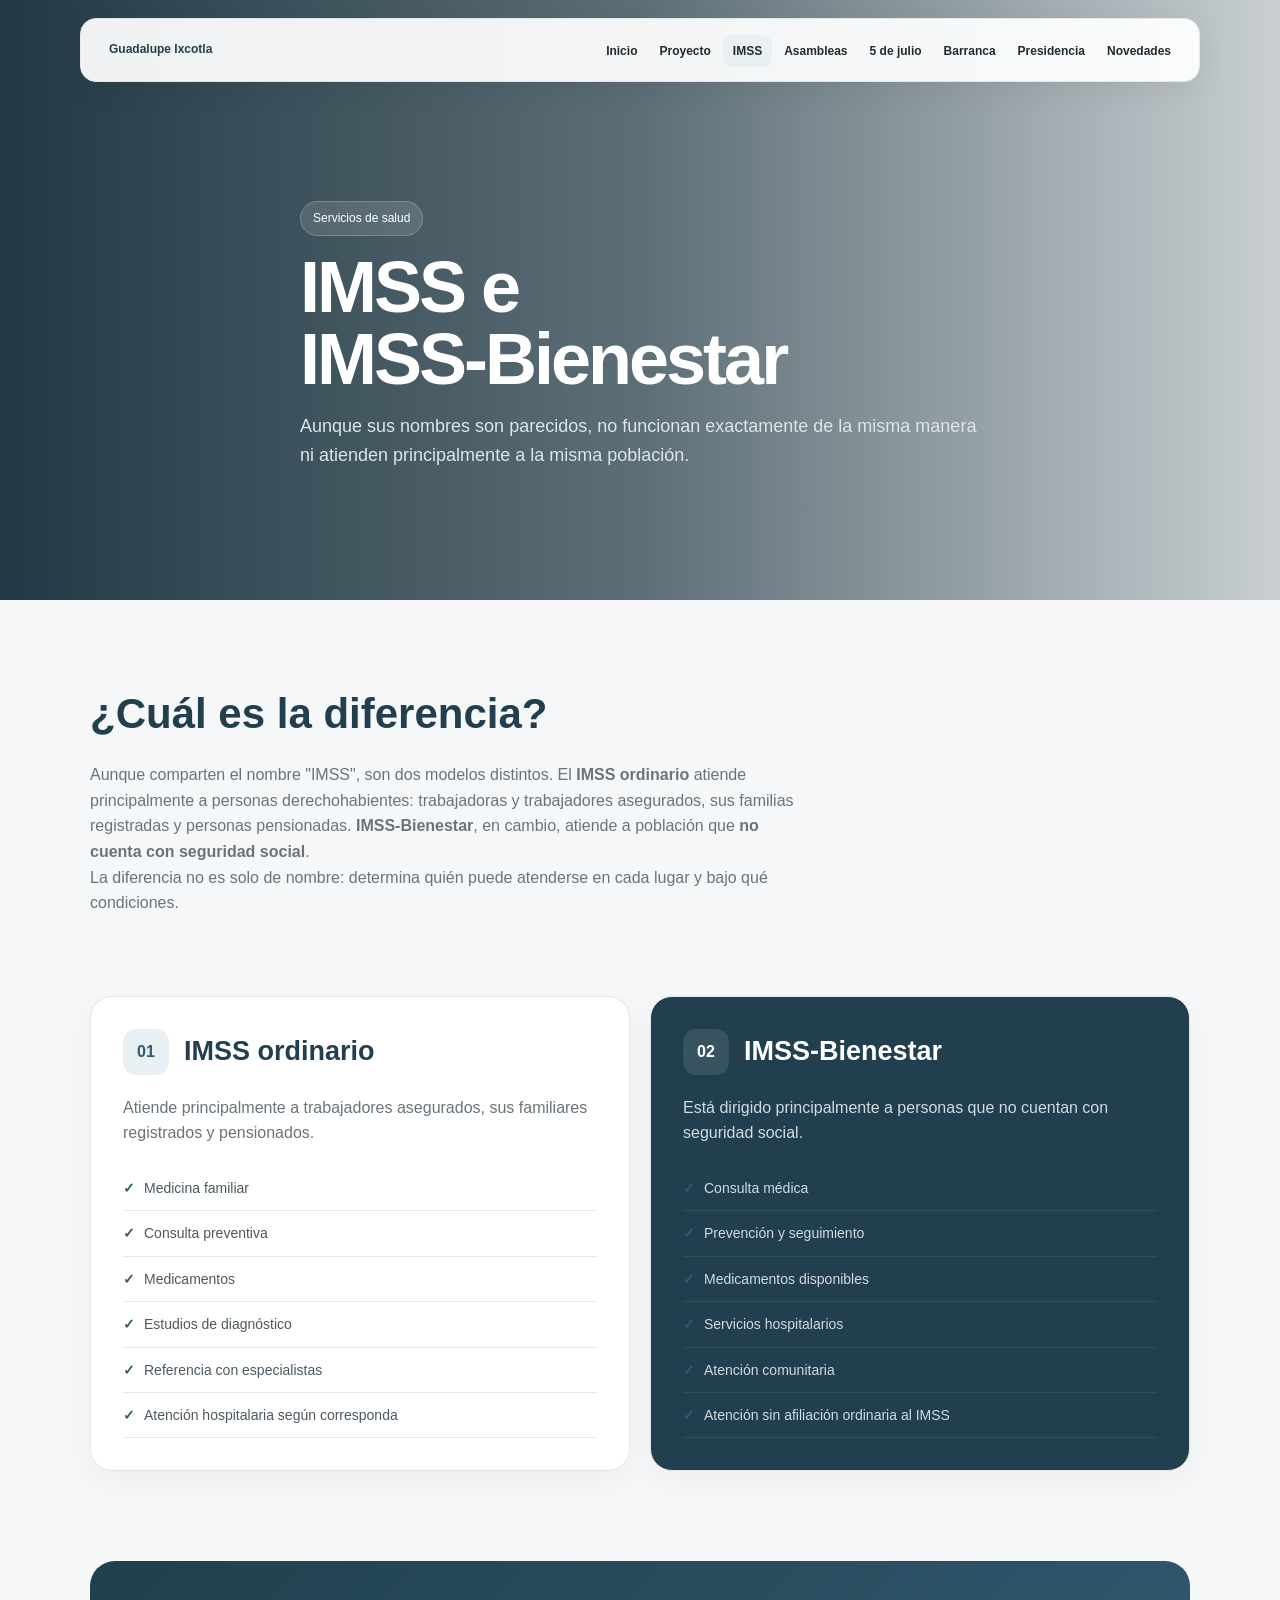
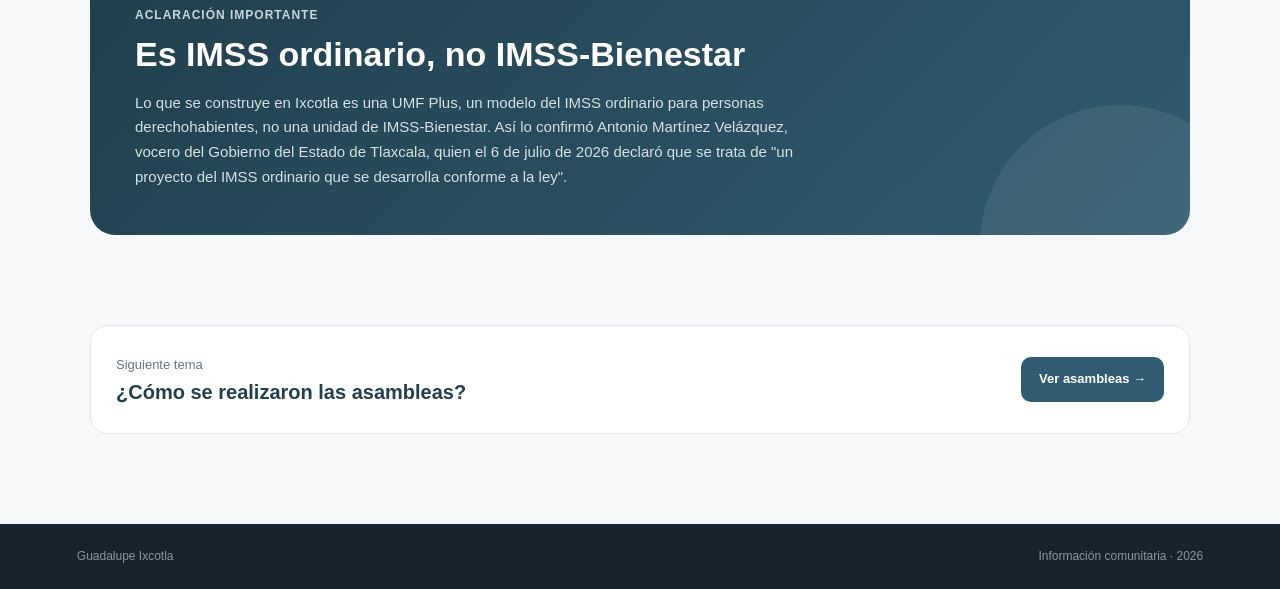
<file: imss.html>
<!DOCTYPE html>
<html lang="es">
<head>
<meta charset="UTF-8">
<meta name="viewport" content="width=device-width, initial-scale=1.0">

<title>IMSS | Guadalupe Ixcotla</title>

<style>

:root{
    --fondo:#f6f7f8;
    --blanco:#fff;
    --texto:#202a30;
    --gris:#69747a;
    --azul:#315b70;
    --oscuro:#213f4e;
    --claro:#e8f0f4;
    --naranja:#d77a46;
    --borde:#e3e7e9;
    --sombra:0 18px 45px rgba(30,50,60,.09);
}

*{
    margin:0;
    padding:0;
    box-sizing:border-box;
}

body{
    font-family:"Segoe UI",Arial,sans-serif;
    background:var(--fondo);
    color:var(--texto);
    line-height:1.6;
}

a{
    color:inherit;
    text-decoration:none;
}

.contenedor{
    width:min(1100px,88%);
    margin:auto;
}

nav{
    position:fixed;
    top:18px;
    left:50%;
    transform:translateX(-50%);

    width:min(1120px,94%);
    min-height:64px;

    display:flex;
    align-items:center;
    justify-content:space-between;

    padding:0 18px;

    background:rgba(255,255,255,.93);
    backdrop-filter:blur(15px);

    border:1px solid var(--borde);
    border-radius:16px;

    box-shadow:0 8px 30px rgba(0,0,0,.06);

    z-index:1000;
}

.logo{
    color:var(--oscuro);
    font-weight:800;
    white-space:nowrap;
}

nav ul{
    display:flex;
    align-items:center;
    list-style:none;
    gap:2px;
}

nav a{
    padding:9px 10px;
    border-radius:9px;

    font-size:12px;
    font-weight:600;

    transition:.25s;
}

nav li a:hover,
nav li a.activo{
    background:var(--claro);
}

.menu-toggle{
    display:none;
    align-items:center;
    justify-content:center;

    width:38px;
    height:38px;

    background:var(--claro);
    color:var(--oscuro);

    border:none;
    border-radius:9px;

    font-size:18px;
    cursor:pointer;
}

.hero{
    min-height:600px;

    display:flex;
    align-items:flex-end;

    padding:145px 0 75px;

    color:white;

    background:
    linear-gradient(
        90deg,
        rgba(20,45,57,.94),
        rgba(20,45,57,.68),
        rgba(20,45,57,.20)
    ),
    url("https://estilotlax.com/wp-content/uploads/2026/06/IMG-20260610-WA0121.jpg")
    center/cover no-repeat;
}

.hero div{
    max-width:680px;
}

.hero span{
    display:inline-block;

    margin-bottom:15px;

    padding:7px 12px;

    border:1px solid rgba(255,255,255,.2);
    border-radius:30px;

    background:rgba(255,255,255,.12);

    font-size:12px;
}

.hero h1{
    margin-bottom:17px;

    font-size:clamp(48px,7vw,72px);
    line-height:1;

    letter-spacing:-3px;
}

.hero p{
    color:#dce6ea;
    font-size:18px;
}

.aviso{
    margin-top:20px;

    color:#c7d2d7;

    font-size:11px !important;
}

.intro{
    padding:80px 0 45px;
}

.intro h2{
    max-width:760px;

    margin-bottom:15px;

    color:var(--oscuro);

    font-size:42px;
}

.intro p{
    max-width:720px;

    color:var(--gris);
}

.comparacion{
    padding:35px 0 90px;
}

.grid{
    display:grid;
    grid-template-columns:1fr 1fr;
    gap:20px;
}

.card{
    padding:32px;

    background:white;

    border:1px solid var(--borde);
    border-radius:22px;

    box-shadow:0 10px 30px rgba(0,0,0,.04);
}

.card-cabecera{
    display:flex;
    align-items:center;
    gap:15px;

    margin-bottom:20px;
}

.icono{
    width:46px;
    height:46px;

    display:flex;
    align-items:center;
    justify-content:center;

    background:var(--claro);
    color:var(--azul);

    border-radius:13px;

    font-weight:800;
}

.card h3{
    color:var(--oscuro);

    font-size:27px;
}

.card > p{
    margin-bottom:20px;

    color:var(--gris);
}

.card ul{
    list-style:none;
}

.card li{
    padding:11px 0;

    border-bottom:1px solid var(--borde);

    color:#4c5960;

    font-size:14px;
}

.card li::before{
    content:"✓";

    margin-right:9px;

    color:var(--azul);

    font-weight:bold;
}

.bienestar{
    background:var(--oscuro);
    color:white;
}

.bienestar h3{
    color:white;
}

.bienestar > p,
.bienestar li{
    color:#d0dce1;
}

.bienestar li{
    border-color:rgba(255,255,255,.08);
}

.bienestar .icono{
    background:rgba(255,255,255,.1);
    color:white;
}

.nota{
    padding:0 0 90px;
}

.nota-box{
    position:relative;

    overflow:hidden;

    padding:45px;

    background:linear-gradient(135deg,var(--oscuro),var(--azul));
    color:white;

    border-radius:25px;
}

.nota-box::after{
    content:"";

    position:absolute;
    right:-70px;
    bottom:-150px;

    width:280px;
    height:280px;

    border-radius:50%;

    background:rgba(255,255,255,.07);
}

.nota-box small{
    display:block;

    color:#c6d5db;

    font-size:12px;
    font-weight:700;

    text-transform:uppercase;
    letter-spacing:1px;
}

.nota-box h2{
    margin:10px 0 16px;

    font-size:clamp(28px,4vw,34px);
    line-height:1.15;
}

.nota-box p{
    max-width:680px;

    color:#d5e0e4;

    font-size:15px;
    line-height:1.65;
}

.siguiente{
    padding:0 0 90px;
}

.siguiente-box{
    display:flex;
    justify-content:space-between;
    align-items:center;

    gap:20px;

    padding:25px;

    background:white;

    border:1px solid var(--borde);
    border-radius:18px;
}

.siguiente-box span{
    color:var(--gris);

    font-size:13px;
}

.siguiente-box strong{
    display:block;

    color:var(--oscuro);

    font-size:20px;
}

.btn{
    padding:12px 18px;

    background:var(--azul);
    color:white;

    border-radius:10px;

    font-size:13px;
    font-weight:700;
}

footer{
    display:flex;
    justify-content:space-between;

    padding:23px 6%;

    background:#17242b;
    color:#88979e;

    font-size:12px;
}

.reveal{
    opacity:0;
    transform:translateY(25px);

    transition:.7s;
}

.reveal.visible{
    opacity:1;
    transform:none;
}

@media(max-width:950px){

    .menu-toggle{
        display:flex;
    }

    nav ul{
        position:absolute;
        top:calc(100% + 10px);
        left:0;
        right:0;

        flex-direction:column;
        align-items:stretch;
        gap:4px;

        padding:12px;

        background:rgba(255,255,255,.97);
        backdrop-filter:blur(14px);

        border:1px solid var(--borde);
        border-radius:16px;

        box-shadow:0 8px 30px rgba(0,0,0,.1);

        display:none;
    }

    nav ul.abierto{
        display:flex;
    }

    nav a{
        padding:12px 14px;
        display:block;
    }

    .grid{
        grid-template-columns:1fr;
    }

    .siguiente-box{
        align-items:flex-start;
        flex-direction:column;
    }

}

</style>
</head>

<body>


<nav>

<a href="index.html" class="logo">
Guadalupe Ixcotla
</a>

<ul>
<li><a href="index.html">Inicio</a></li>
<li><a href="proyecto.html">Proyecto</a></li>
<li><a class="activo" href="imss.html">IMSS</a></li>
<li><a href="asambleas.html">Asambleas</a></li>
<li><a href="julio.html">5 de julio</a></li>
<li><a href="barranca.html">Barranca</a></li>
<li><a href="presidencia.html">Presidencia</a></li>
<li><a href="novedades.html">Novedades</a></li>
</ul>

<button class="menu-toggle" id="menuToggle" aria-label="Abrir menú">
☰
</button>

</nav>


<header class="hero">

<div class="contenedor">

<div>

<span>
Servicios de salud
</span>

<h1>
IMSS e<br>
IMSS-Bienestar
</h1>

<p>
Aunque sus nombres son parecidos,
no funcionan exactamente de la misma manera
ni atienden principalmente a la misma población.
</p>

</div>

</div>

</header>


<section class="intro">

<div class="contenedor reveal">

<h2>
¿Cuál es la diferencia?
</h2>

<p>
Aunque comparten el nombre "IMSS", son dos modelos
distintos. El <strong>IMSS ordinario</strong> atiende
principalmente a personas derechohabientes: trabajadoras
y trabajadores asegurados, sus familias registradas
y personas pensionadas. <strong>IMSS-Bienestar</strong>,
en cambio, atiende a población que
<strong>no cuenta con seguridad social</strong>.
</p>

<p>
La diferencia no es solo de nombre: determina
quién puede atenderse en cada lugar y bajo
qué condiciones.
</p>

</div>

</section>


<section class="comparacion">

<div class="contenedor grid">


<div class="card reveal">

<div class="card-cabecera">

<div class="icono">
01
</div>

<h3>
IMSS ordinario
</h3>

</div>

<p>
Atiende principalmente a trabajadores asegurados,
sus familiares registrados y pensionados.
</p>

<ul>
<li>Medicina familiar</li>
<li>Consulta preventiva</li>
<li>Medicamentos</li>
<li>Estudios de diagnóstico</li>
<li>Referencia con especialistas</li>
<li>Atención hospitalaria según corresponda</li>
</ul>

</div>


<div class="card bienestar reveal">

<div class="card-cabecera">

<div class="icono">
02
</div>

<h3>
IMSS-Bienestar
</h3>

</div>

<p>
Está dirigido principalmente a personas
que no cuentan con seguridad social.
</p>

<ul>
<li>Consulta médica</li>
<li>Prevención y seguimiento</li>
<li>Medicamentos disponibles</li>
<li>Servicios hospitalarios</li>
<li>Atención comunitaria</li>
<li>Atención sin afiliación ordinaria al IMSS</li>
</ul>

</div>


</div>

</section>


<section class="nota">

<div class="contenedor">

<div class="nota-box reveal">

<small>
Aclaración importante
</small>

<h2>
Es IMSS ordinario, no IMSS-Bienestar
</h2>

<p>
Lo que se construye en Ixcotla es una UMF Plus,
un modelo del IMSS ordinario para personas
derechohabientes, no una unidad de IMSS-Bienestar.
Así lo confirmó Antonio Martínez Velázquez,
vocero del Gobierno del Estado de Tlaxcala, quien
el 6 de julio de 2026 declaró que se trata de
"un proyecto del IMSS ordinario que se desarrolla
conforme a la ley".
</p>

</div>

</div>

</section>


<section class="siguiente">

<div class="contenedor">

<div class="siguiente-box">

<div>

<span>
Siguiente tema
</span>

<strong>
¿Cómo se realizaron las asambleas?
</strong>

</div>

<a href="asambleas.html" class="btn">
Ver asambleas →
</a>

</div>

</div>

</section>


<footer>

<span>
Guadalupe Ixcotla
</span>

<span>
Información comunitaria · 2026
</span>

</footer>


<script>

const menuToggle =
document.getElementById("menuToggle");

const menuLista =
document.querySelector("nav ul");

menuToggle.addEventListener("click", () => {
menuLista.classList.toggle("abierto");
});

menuLista.querySelectorAll("a").forEach(enlace => {
enlace.addEventListener("click", () => {
menuLista.classList.remove("abierto");
});
});


const elementos =
document.querySelectorAll(".reveal");

const observer =
new IntersectionObserver(
(entries)=>{

entries.forEach(entry=>{

if(entry.isIntersecting){
entry.target.classList.add("visible");
}

});

},
{
threshold:.12
}
);

elementos.forEach(elemento=>{
observer.observe(elemento);
});

</script>

</body>
</html>
</file>
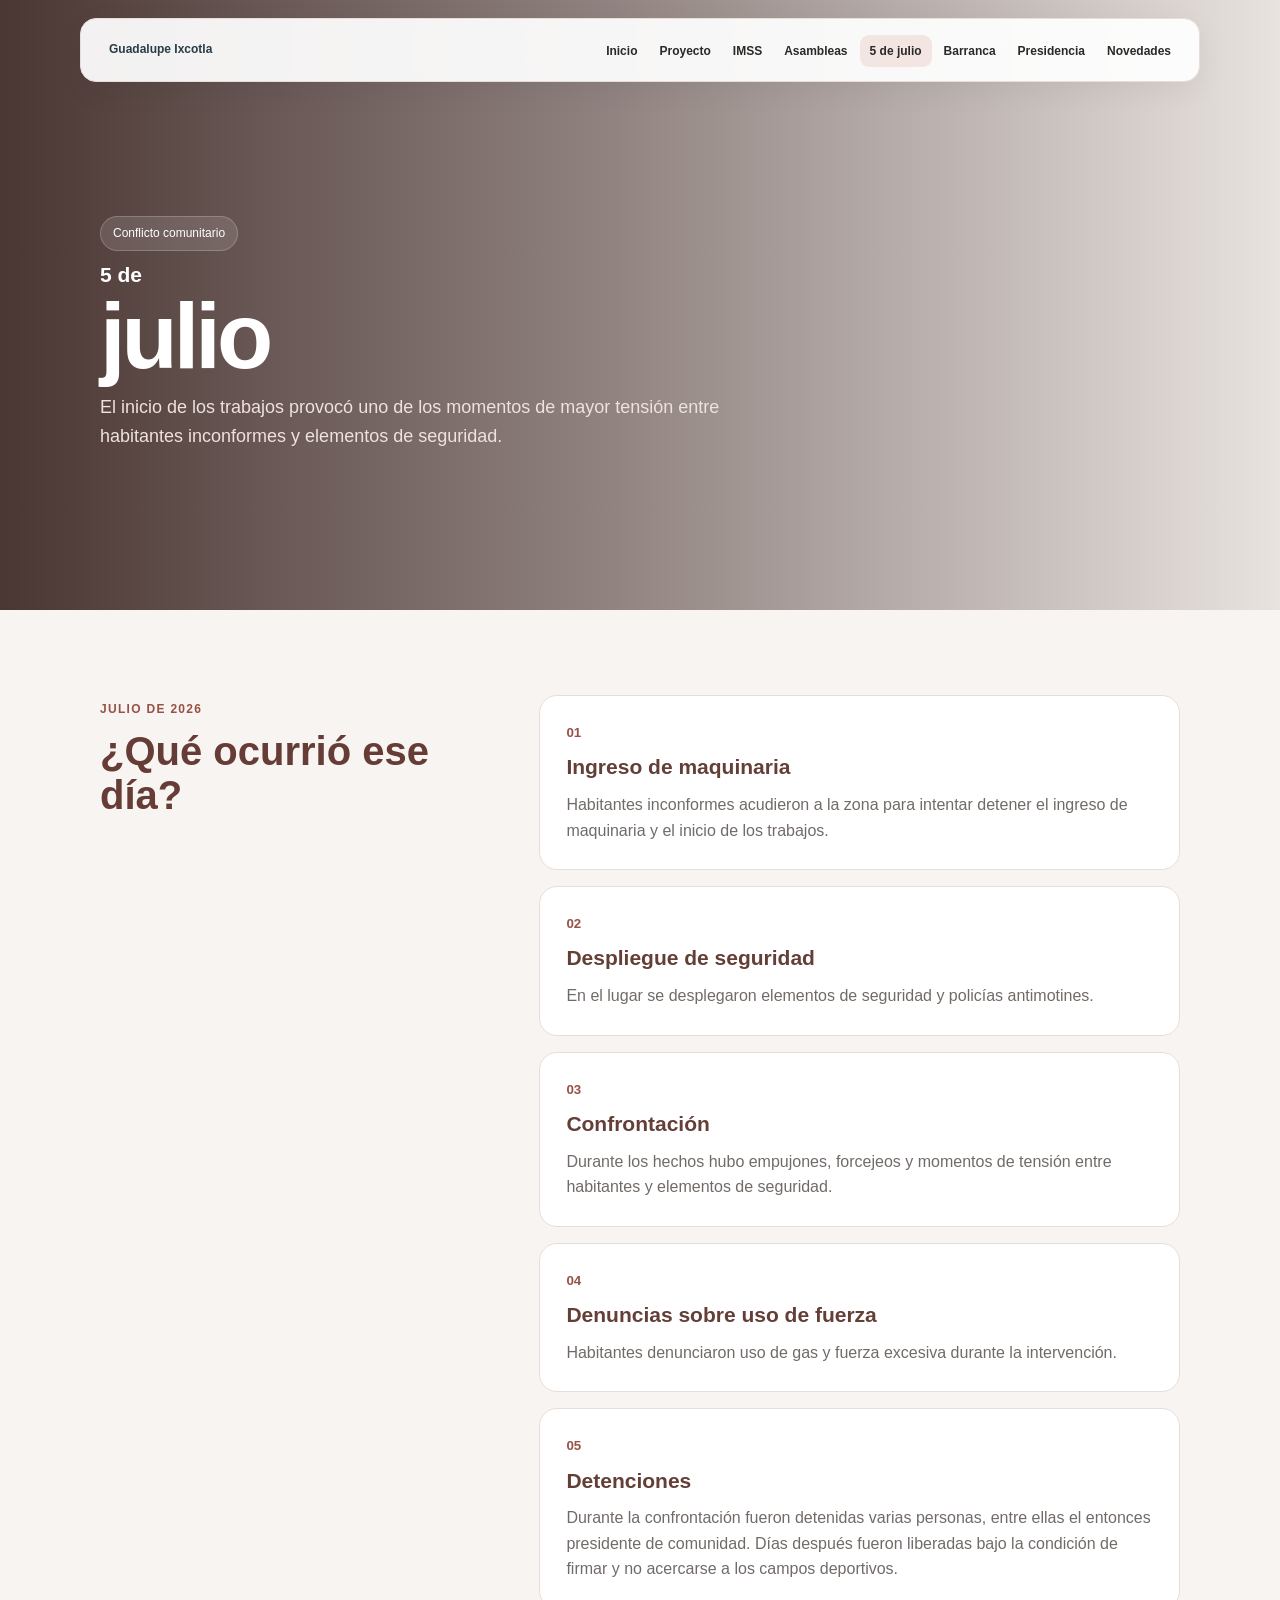
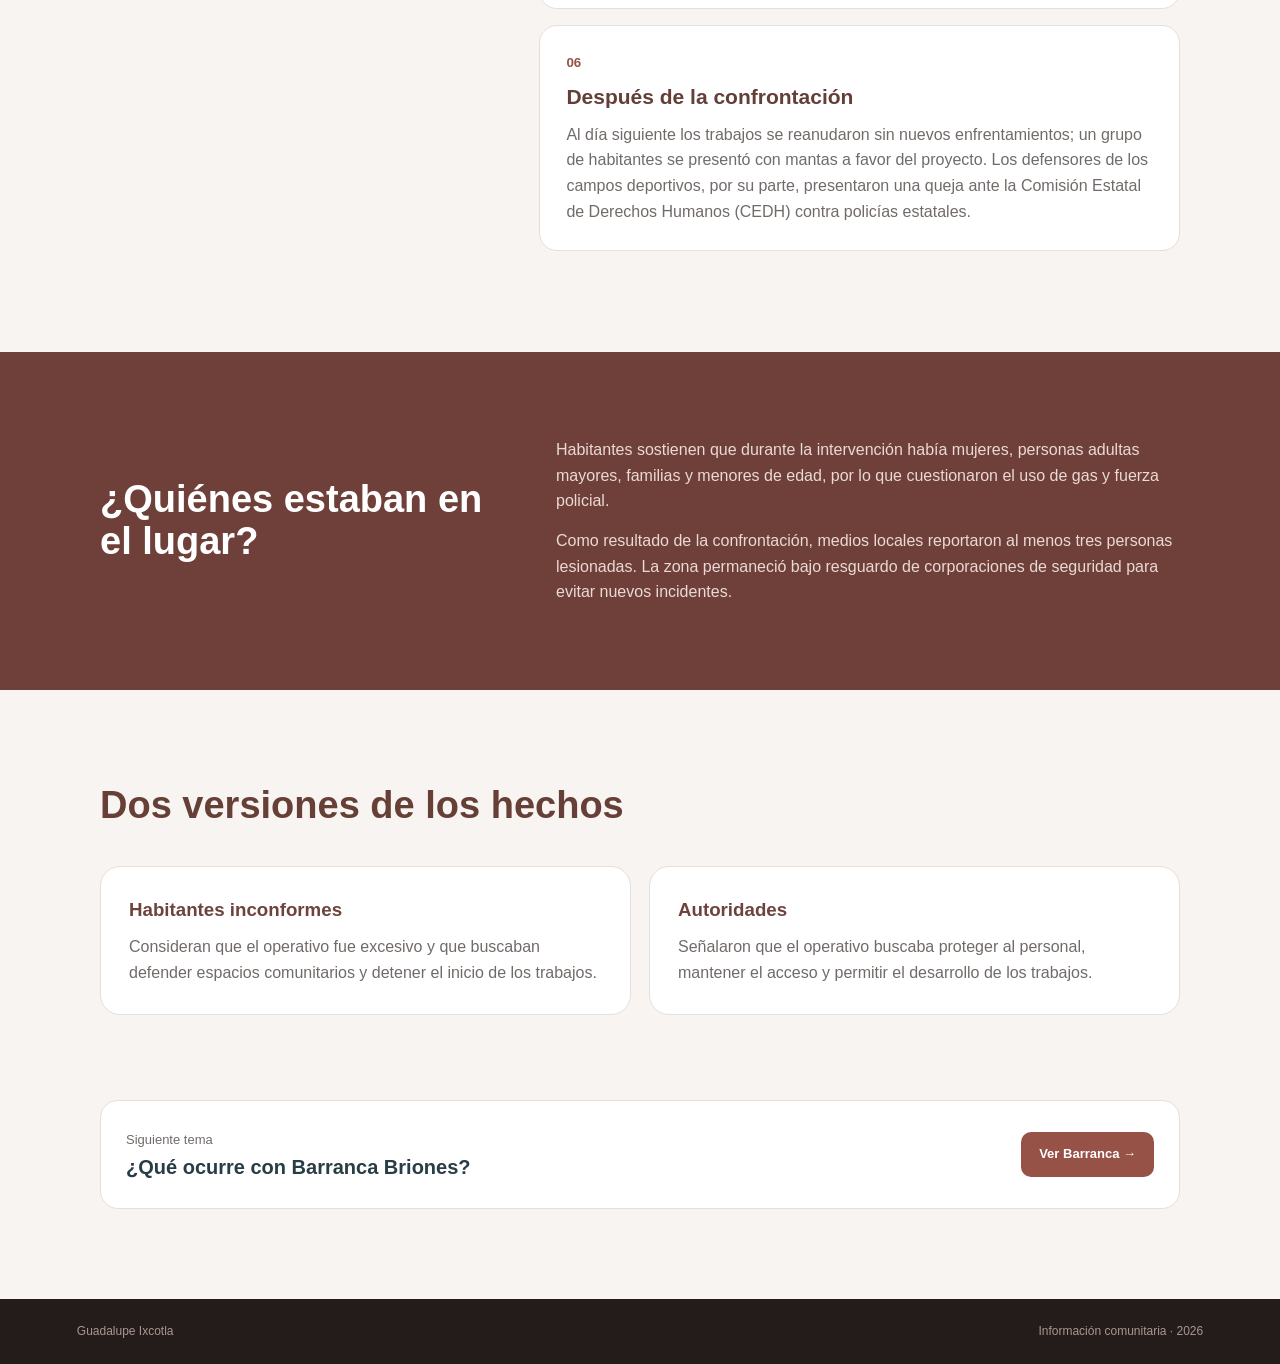
<file: julio.html>
<!DOCTYPE html>
<html lang="es">
<head>
<meta charset="UTF-8">
<meta name="viewport" content="width=device-width, initial-scale=1.0">

<title>5 de julio | Guadalupe Ixcotla</title>

<style>

:root{
    --fondo:#f8f4f1;
    --blanco:#fff;
    --texto:#2b2928;
    --gris:#716b68;
    --rojo:#965247;
    --rojo-claro:#f2e3df;
    --naranja:#d47745;
    --azul:#315b70;
    --oscuro:#283d46;
    --borde:#e7ded9;
    --sombra:0 18px 45px rgba(50,35,30,.08);
}

*{
    margin:0;
    padding:0;
    box-sizing:border-box;
}

body{
    font-family:"Segoe UI",Arial,sans-serif;
    background:var(--fondo);
    color:var(--texto);
    line-height:1.6;
}

a{
    color:inherit;
    text-decoration:none;
}

.contenedor{
    width:min(1080px,88%);
    margin:auto;
}

nav{
    position:fixed;
    top:18px;
    left:50%;
    transform:translateX(-50%);

    width:min(1120px,94%);
    min-height:64px;

    display:flex;
    align-items:center;
    justify-content:space-between;

    padding:0 18px;

    background:rgba(255,255,255,.93);
    backdrop-filter:blur(15px);

    border:1px solid var(--borde);
    border-radius:16px;

    box-shadow:0 8px 30px rgba(0,0,0,.06);

    z-index:1000;
}

.logo{
    color:var(--oscuro);
    font-weight:800;
    white-space:nowrap;
}

nav ul{
    display:flex;
    align-items:center;
    list-style:none;
    gap:2px;
}

nav a{
    padding:9px 10px;

    border-radius:9px;

    font-size:12px;
    font-weight:600;

    transition:.25s;
}

nav li a:hover,
nav li a.activo{
    background:#f3e6e2;
}

.menu-toggle{
    display:none;
    align-items:center;
    justify-content:center;

    width:38px;
    height:38px;

    background:#f3e6e2;
    color:var(--oscuro);

    border:none;
    border-radius:9px;

    font-size:18px;
    cursor:pointer;
}

.hero{
    min-height:610px;
    display:flex;
    align-items:flex-end;
    padding:150px 0 75px;
    color:white;

    background:
        linear-gradient(
            90deg,
            rgba(50,28,25,.88) 0%,
            rgba(50,28,25,.52) 48%,
            rgba(50,28,25,.08) 100%
        ),
        url("https://mgmnoticias.mx/storage/articles/cP7YPm2anCwYpS7KzgtNp7L4MFKUWhYB6dZd1dW8.webp")
        center 35% / cover no-repeat;
}
.hero span{
    display:inline-block;

    margin-bottom:15px;

    padding:7px 12px;

    border-radius:30px;

    background:rgba(255,255,255,.12);
    border:1px solid rgba(255,255,255,.2);

    font-size:12px;
}

.hero h1{
    margin-bottom:15px;

    font-size:clamp(55px,9vw,92px);
    line-height:.9;

    letter-spacing:-4px;
}

.hero h1 small{
    display:block;

    margin-bottom:10px;

    font-size:21px;
    letter-spacing:0;
}

.hero p{
    max-width:620px;

    color:#eee2dd;

    font-size:18px;
}

.hero .aviso{
    margin-top:18px;

    color:#dbcac4;

    font-size:11px;
}

.relato{
    padding:85px 0;
}

.relato-grid{
    display:grid;
    grid-template-columns:.75fr 1.25fr;
    gap:55px;
}

.relato-titulo{
    position:sticky;
    top:115px;

    height:max-content;
}

.relato-titulo span{
    color:var(--rojo);

    font-size:12px;
    font-weight:800;

    letter-spacing:1.3px;
    text-transform:uppercase;
}

.relato-titulo h2{
    margin-top:8px;

    color:#663d36;

    font-size:40px;
    line-height:1.1;
}

.bloque{
    margin-bottom:16px;

    padding:26px;

    background:white;

    border:1px solid var(--borde);
    border-radius:18px;
}

.bloque small{
    display:block;

    margin-bottom:7px;

    color:var(--rojo);

    font-weight:800;
}

.bloque h3{
    margin-bottom:8px;

    color:#643f38;

    font-size:21px;
}

.bloque p{
    color:var(--gris);
}

.alerta{
    padding:85px 0;

    background:#6f4039;
    color:white;
}

.alerta-grid{
    display:grid;
    grid-template-columns:.8fr 1.2fr;
    gap:40px;

    align-items:center;
}

.alerta h2{
    font-size:38px;
    line-height:1.1;
}

.alerta p{
    color:#ead9d5;
}

.alerta-texto p{
    margin-bottom:14px;
}

.alerta-texto p:last-child{
    margin-bottom:0;
}

.versiones{
    padding:85px 0;
}

.versiones h2{
    margin-bottom:30px;

    color:#663f37;

    font-size:38px;
}

.grid{
    display:grid;
    grid-template-columns:1fr 1fr;
    gap:18px;
}

.version{
    padding:28px;

    background:white;

    border:1px solid var(--borde);
    border-radius:20px;
}

.version h3{
    margin-bottom:10px;

    color:#6d443d;
}

.version p{
    color:var(--gris);
}

.siguiente{
    padding:0 0 90px;
}

.siguiente-box{
    display:flex;
    align-items:center;
    justify-content:space-between;

    gap:20px;

    padding:25px;

    background:white;

    border:1px solid var(--borde);
    border-radius:18px;
}

.siguiente-box span{
    color:var(--gris);
    font-size:13px;
}

.siguiente-box strong{
    display:block;

    color:var(--oscuro);

    font-size:20px;
}

.btn{
    padding:12px 18px;

    background:var(--rojo);
    color:white;

    border-radius:10px;

    font-size:13px;
    font-weight:700;
}

footer{
    display:flex;
    justify-content:space-between;

    padding:23px 6%;

    background:#241c1a;
    color:#a89792;

    font-size:12px;
}

.reveal{
    opacity:0;
    transform:translateY(25px);

    transition:.7s;
}

.reveal.visible{
    opacity:1;
    transform:none;
}

@media(max-width:950px){

    .menu-toggle{
        display:flex;
    }

    nav ul{
        position:absolute;
        top:calc(100% + 10px);
        left:0;
        right:0;

        flex-direction:column;
        align-items:stretch;
        gap:4px;

        padding:12px;

        background:rgba(255,255,255,.97);
        backdrop-filter:blur(14px);

        border:1px solid var(--borde);
        border-radius:16px;

        box-shadow:0 8px 30px rgba(0,0,0,.1);

        display:none;
    }

    nav ul.abierto{
        display:flex;
    }

    nav a{
        padding:12px 14px;
        display:block;
    }

    .relato-grid,
    .alerta-grid,
    .grid{
        grid-template-columns:1fr;
    }

    .relato-titulo{
        position:static;
    }

    .siguiente-box{
        flex-direction:column;
        align-items:flex-start;
    }

}

</style>
</head>

<body>


<nav>

<a href="index.html" class="logo">
Guadalupe Ixcotla
</a>

<ul>
<li><a href="index.html">Inicio</a></li>
<li><a href="proyecto.html">Proyecto</a></li>
<li><a href="imss.html">IMSS</a></li>
<li><a href="asambleas.html">Asambleas</a></li>
<li><a class="activo" href="julio.html">5 de julio</a></li>
<li><a href="barranca.html">Barranca</a></li>
<li><a href="presidencia.html">Presidencia</a></li>
<li><a href="novedades.html">Novedades</a></li>
</ul>

<button class="menu-toggle" id="menuToggle" aria-label="Abrir menú">
☰
</button>

</nav>


<header class="hero">

<div class="contenedor">

<span>
Conflicto comunitario
</span>

<h1>
<small>5 de</small>
julio
</h1>

<p>
El inicio de los trabajos provocó
uno de los momentos de mayor tensión
entre habitantes inconformes
y elementos de seguridad.
</p>

<p class="aviso">

</p>

</div>

</header>


<section class="relato">

<div class="contenedor relato-grid">


<div class="relato-titulo">

<span>
Julio de 2026
</span>

<h2>
¿Qué ocurrió ese día?
</h2>

</div>


<div>


<div class="bloque reveal">

<small>
01
</small>

<h3>
Ingreso de maquinaria
</h3>

<p>
Habitantes inconformes acudieron
a la zona para intentar detener
el ingreso de maquinaria
y el inicio de los trabajos.
</p>

</div>


<div class="bloque reveal">

<small>
02
</small>

<h3>
Despliegue de seguridad
</h3>

<p>
En el lugar se desplegaron
elementos de seguridad
y policías antimotines.
</p>

</div>


<div class="bloque reveal">

<small>
03
</small>

<h3>
Confrontación
</h3>

<p>
Durante los hechos hubo
empujones, forcejeos
y momentos de tensión
entre habitantes y elementos de seguridad.
</p>

</div>


<div class="bloque reveal">

<small>
04
</small>

<h3>
Denuncias sobre uso de fuerza
</h3>

<p>
Habitantes denunciaron
uso de gas y fuerza excesiva
durante la intervención.
</p>

</div>


<div class="bloque reveal">

<small>
05
</small>

<h3>
Detenciones
</h3>

<p>
Durante la confrontación fueron detenidas
varias personas, entre ellas el entonces
presidente de comunidad. Días después
fueron liberadas bajo la condición
de firmar y no acercarse a los campos
deportivos.
</p>

</div>


<div class="bloque reveal">

<small>
06
</small>

<h3>
Después de la confrontación
</h3>

<p>
Al día siguiente los trabajos se reanudaron
sin nuevos enfrentamientos; un grupo
de habitantes se presentó con mantas
a favor del proyecto. Los defensores
de los campos deportivos, por su parte,
presentaron una queja ante la Comisión
Estatal de Derechos Humanos (CEDH)
contra policías estatales.
</p>

</div>


</div>

</div>

</section>


<section class="alerta">

<div class="contenedor alerta-grid">

<h2 class="reveal">
¿Quiénes estaban en el lugar?
</h2>

<div class="alerta-texto reveal">

<p>
Habitantes sostienen que durante
la intervención había mujeres,
personas adultas mayores,
familias y menores de edad,
por lo que cuestionaron
el uso de gas y fuerza policial.
</p>

<p>
Como resultado de la confrontación,
medios locales reportaron al menos
tres personas lesionadas. La zona
permaneció bajo resguardo de
corporaciones de seguridad
para evitar nuevos incidentes.
</p>

</div>

</div>

</section>


<section class="versiones">

<div class="contenedor">

<h2 class="reveal">
Dos versiones de los hechos
</h2>


<div class="grid">


<div class="version reveal">

<h3>
Habitantes inconformes
</h3>

<p>
Consideran que el operativo
fue excesivo y que buscaban
defender espacios comunitarios
y detener el inicio de los trabajos.
</p>

</div>


<div class="version reveal">

<h3>
Autoridades
</h3>

<p>
Señalaron que el operativo
buscaba proteger al personal,
mantener el acceso
y permitir el desarrollo de los trabajos.
</p>

</div>


</div>

</div>

</section>


<section class="siguiente">

<div class="contenedor">

<div class="siguiente-box">

<div>

<span>
Siguiente tema
</span>

<strong>
¿Qué ocurre con Barranca Briones?
</strong>

</div>

<a href="barranca.html" class="btn">
Ver Barranca →
</a>

</div>

</div>

</section>


<footer>

<span>
Guadalupe Ixcotla
</span>

<span>
Información comunitaria · 2026
</span>

</footer>


<script>

const menuToggle =
document.getElementById("menuToggle");

const menuLista =
document.querySelector("nav ul");

menuToggle.addEventListener("click", () => {
menuLista.classList.toggle("abierto");
});

menuLista.querySelectorAll("a").forEach(enlace => {
enlace.addEventListener("click", () => {
menuLista.classList.remove("abierto");
});
});


const elementos =
document.querySelectorAll(".reveal");

const observer =
new IntersectionObserver(
(entries)=>{

entries.forEach(entry=>{

if(entry.isIntersecting){
entry.target.classList.add("visible");
}

});

},
{
threshold:.12
}
);

elementos.forEach(elemento=>{
observer.observe(elemento);
});

</script>

</body>
</html>
</file>
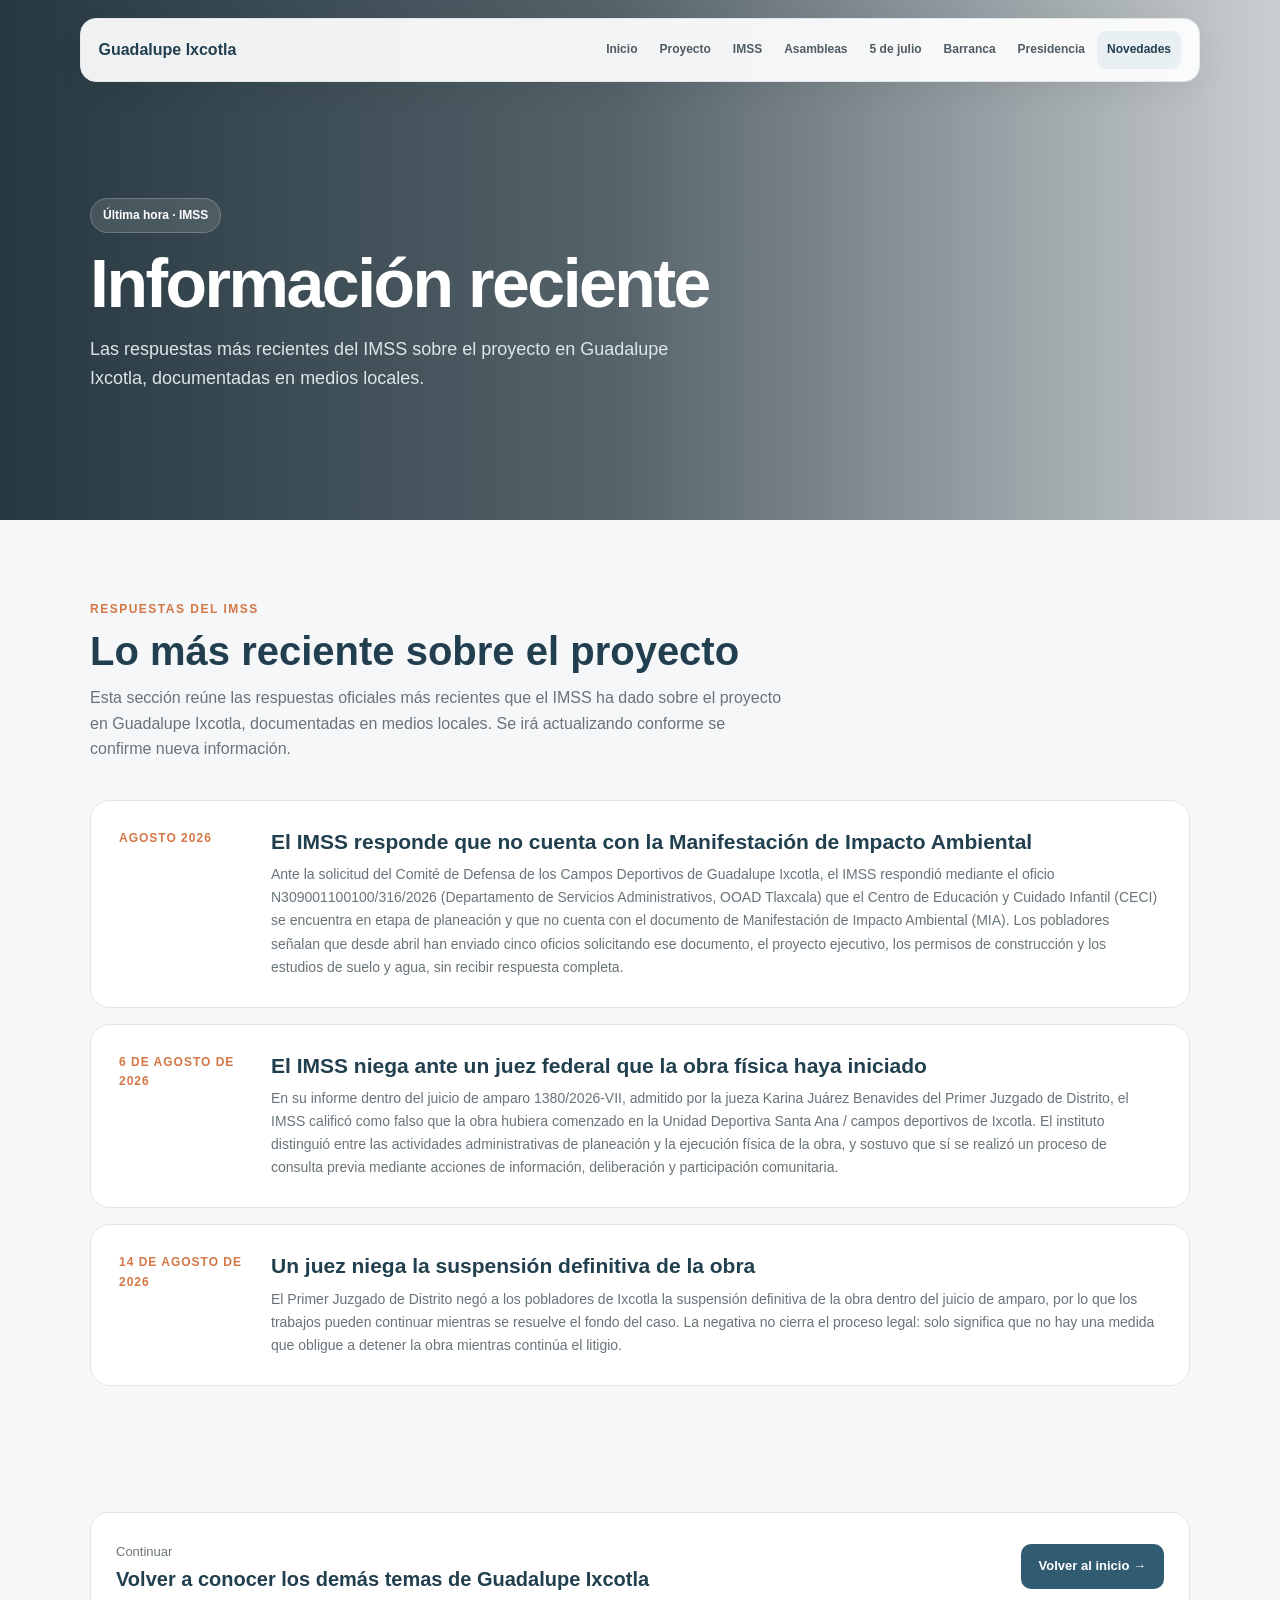
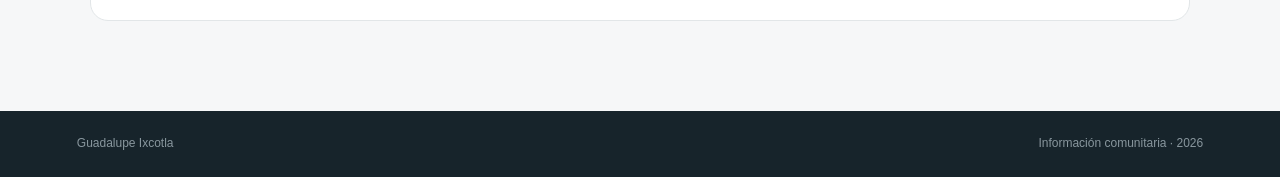
<file: novedades.html>
<!DOCTYPE html>
<html lang="es">
<head>
<meta charset="UTF-8">
<meta name="viewport" content="width=device-width, initial-scale=1.0">

<title>Información reciente | Guadalupe Ixcotla</title>

<style>

:root{
    --fondo:#f6f7f8;
    --blanco:#ffffff;
    --texto:#222c31;
    --gris:#68747a;
    --azul:#315b70;
    --azul-oscuro:#213f4e;
    --azul-claro:#e8f0f4;
    --naranja:#d47745;
    --borde:#e2e6e8;
    --sombra:0 18px 45px rgba(30,45,55,.08);
}

*{
    margin:0;
    padding:0;
    box-sizing:border-box;
}

html{
    scroll-behavior:smooth;
}

body{
    font-family:"Segoe UI",Arial,sans-serif;
    background:var(--fondo);
    color:var(--texto);
    line-height:1.6;
}

a{
    text-decoration:none;
    color:inherit;
}

.contenedor{
    width:min(1100px,88%);
    margin:auto;
}

/* =========================
   MENÚ
========================= */

nav{
    position:fixed;
    top:18px;
    left:50%;
    transform:translateX(-50%);

    width:min(1120px,94%);
    min-height:64px;

    display:flex;
    align-items:center;
    justify-content:space-between;

    padding:0 18px;

    background:rgba(255,255,255,.93);
    backdrop-filter:blur(15px);

    border:1px solid var(--borde);
    border-radius:16px;

    box-shadow:0 8px 30px rgba(0,0,0,.06);

    z-index:1000;
}

.logo{
    font-weight:800;
    color:var(--azul-oscuro);
    white-space:nowrap;
}

nav ul{
    display:flex;
    align-items:center;
    gap:2px;
    list-style:none;
}

nav ul a{
    display:block;
    padding:9px 10px;

    border-radius:9px;

    color:#4f5c63;

    font-size:12px;
    font-weight:600;

    transition:.25s;
}

nav ul a:hover,
nav ul a.activo{
    background:var(--azul-claro);
    color:var(--azul-oscuro);
}

.menu-toggle{
    display:none;
    align-items:center;
    justify-content:center;

    width:38px;
    height:38px;

    background:var(--azul-claro);
    color:var(--azul-oscuro);

    border:none;
    border-radius:9px;

    font-size:18px;
    cursor:pointer;
}

/* =========================
   HERO
========================= */

.hero{
    min-height:520px;

    display:flex;
    align-items:flex-end;

    padding:150px 0 80px;

    color:white;

    background:
    linear-gradient(
        90deg,
        rgba(25,44,53,.94) 0%,
        rgba(25,44,53,.73) 48%,
        rgba(25,44,53,.20) 100%
    ),
    url("https://www.mgmnoticias.mx/storage/articles/zNGZK3fPCbFfR8o4OZ3pdFJX9lmmAAnOrsGplo5R.webp")
    center/cover no-repeat;
}

.hero-contenido{
    max-width:680px;
}

.etiqueta{
    display:inline-block;

    margin-bottom:16px;
    padding:7px 12px;

    border-radius:30px;

    background:rgba(255,255,255,.12);
    border:1px solid rgba(255,255,255,.20);

    font-size:12px;
    font-weight:700;
}

.hero h1{
    margin-bottom:18px;

    font-size:clamp(44px,7vw,68px);
    line-height:1;

    letter-spacing:-2.5px;
}

.hero p{
    max-width:620px;

    color:#dce5e9;

    font-size:18px;
}

/* =========================
   LISTA DE NOVEDADES
========================= */

.novedades{
    padding:80px 0 100px;
}

.encabezado{
    max-width:700px;
    margin-bottom:38px;
}

.encabezado span{
    display:block;

    margin-bottom:10px;

    color:var(--naranja);

    font-size:12px;
    font-weight:800;

    text-transform:uppercase;
    letter-spacing:1.5px;
}

.encabezado h2{
    margin-bottom:12px;

    color:var(--azul-oscuro);

    font-size:clamp(30px,4.5vw,40px);
    line-height:1.1;
}

.encabezado p{
    color:var(--gris);
}

.novedad-item{
    display:flex;
    gap:22px;

    padding:28px;

    margin-bottom:16px;

    background:white;

    border:1px solid var(--borde);
    border-radius:20px;

    transition:.3s;
}

.novedad-item:hover{
    box-shadow:var(--sombra);
}

.novedad-fecha{
    min-width:130px;

    color:var(--naranja);

    font-size:12px;
    font-weight:800;

    text-transform:uppercase;
    letter-spacing:1px;
}

.novedad-item h3{
    margin-bottom:8px;

    color:var(--azul-oscuro);

    font-size:21px;
    line-height:1.25;
}

.novedad-item p{
    color:var(--gris);

    font-size:14px;
    line-height:1.65;
}

.novedad-item p small{
    display:inline-block;
    margin-top:10px;

    color:#9aa5ab;
    font-size:11px;
}

/* =========================
   NAVEGACIÓN FINAL
========================= */

.siguiente{
    padding:10px 0 90px;
}

.siguiente-box{
    display:flex;
    justify-content:space-between;
    align-items:center;

    gap:20px;

    padding:25px;

    background:white;

    border:1px solid var(--borde);
    border-radius:18px;
}

.siguiente-box span{
    color:var(--gris);
    font-size:13px;
}

.siguiente-box strong{
    display:block;

    color:var(--azul-oscuro);

    font-size:20px;
}

.btn{
    padding:12px 18px;

    background:var(--azul);
    color:white;

    border-radius:10px;

    font-size:13px;
    font-weight:700;

    transition:.25s;
}

.btn:hover{
    transform:translateY(-2px);
}

/* =========================
   FOOTER
========================= */

footer{
    display:flex;
    justify-content:space-between;

    gap:20px;

    padding:23px 6%;

    background:#17242b;
    color:#89979e;

    font-size:12px;
}

/* =========================
   ANIMACIONES
========================= */

.reveal{
    opacity:0;
    transform:translateY(25px);

    transition:.7s ease;
}

.reveal.visible{
    opacity:1;
    transform:none;
}

/* =========================
   RESPONSIVE
========================= */

@media(max-width:950px){

    .menu-toggle{
        display:flex;
    }

    nav ul{
        position:absolute;
        top:calc(100% + 10px);
        left:0;
        right:0;

        flex-direction:column;
        align-items:stretch;
        gap:4px;

        padding:12px;

        background:rgba(255,255,255,.97);
        backdrop-filter:blur(14px);

        border:1px solid var(--borde);
        border-radius:16px;

        box-shadow:0 8px 30px rgba(0,0,0,.1);

        display:none;
    }

    nav ul.abierto{
        display:flex;
    }

    nav ul a{
        padding:12px 14px;
    }

}

@media(max-width:700px){

    .hero{
        min-height:460px;
    }

    .novedad-item{
        flex-direction:column;
        gap:8px;
    }

    .siguiente-box{
        flex-direction:column;
        align-items:flex-start;
    }

    footer{
        flex-direction:column;
    }

}

</style>
</head>

<body>

<!-- MENÚ -->

<nav>

<a href="index.html" class="logo">
Guadalupe Ixcotla
</a>

<ul>

<li><a href="index.html">Inicio</a></li>

<li><a href="proyecto.html">Proyecto</a></li>

<li><a href="imss.html">IMSS</a></li>

<li><a href="asambleas.html">Asambleas</a></li>

<li><a href="julio.html">5 de julio</a></li>

<li><a href="barranca.html">Barranca</a></li>

<li><a href="presidencia.html">Presidencia</a></li>

<li><a class="activo" href="novedades.html">Novedades</a></li>

</ul>

<button class="menu-toggle" id="menuToggle" aria-label="Abrir menú">
☰
</button>

</nav>


<!-- HERO -->

<header class="hero">

<div class="contenedor">

<div class="hero-contenido">

<span class="etiqueta">
Última hora · IMSS
</span>

<h1>
Información reciente
</h1>

<p>
Las respuestas más recientes del IMSS sobre el proyecto
en Guadalupe Ixcotla, documentadas en medios locales.
</p>

</div>

</div>

</header>


<!-- LISTA -->

<section class="novedades">

<div class="contenedor">

<div class="encabezado reveal">

<span>
Respuestas del IMSS
</span>

<h2>
Lo más reciente sobre el proyecto
</h2>

<p>
Esta sección reúne las respuestas oficiales más recientes
que el IMSS ha dado sobre el proyecto en Guadalupe Ixcotla,
documentadas en medios locales. Se irá actualizando
conforme se confirme nueva información.
</p>

</div>


<div class="novedad-item reveal">

<span class="novedad-fecha">
Agosto 2026
</span>

<div>

<h3>
El IMSS responde que no cuenta con la
Manifestación de Impacto Ambiental
</h3>

<p>
Ante la solicitud del Comité de Defensa de los
Campos Deportivos de Guadalupe Ixcotla, el IMSS
respondió mediante el oficio
N309001100100/316/2026 (Departamento de
Servicios Administrativos, OOAD Tlaxcala)
que el Centro de Educación y Cuidado Infantil
(CECI) se encuentra en etapa de planeación
y que no cuenta con el documento de
Manifestación de Impacto Ambiental (MIA).
Los pobladores señalan que desde abril
han enviado cinco oficios solicitando ese
documento, el proyecto ejecutivo, los permisos
de construcción y los estudios de suelo y agua,
sin recibir respuesta completa.

</p>

</div>

</div>


<div class="novedad-item reveal">

<span class="novedad-fecha">
6 de agosto de 2026
</span>

<div>

<h3>
El IMSS niega ante un juez federal que la obra
física haya iniciado
</h3>

<p>
En su informe dentro del juicio de amparo
1380/2026-VII, admitido por la jueza
Karina Juárez Benavides del Primer Juzgado
de Distrito, el IMSS calificó como falso
que la obra hubiera comenzado en la Unidad
Deportiva Santa Ana / campos deportivos de
Ixcotla. El instituto distinguió entre las
actividades administrativas de planeación
y la ejecución física de la obra, y sostuvo
que sí se realizó un proceso de consulta
previa mediante acciones de información,
deliberación y participación comunitaria.

</p>

</div>

</div>


<div class="novedad-item reveal">

<span class="novedad-fecha">
14 de agosto de 2026
</span>

<div>

<h3>
Un juez niega la suspensión definitiva de la obra
</h3>

<p>
El Primer Juzgado de Distrito negó a los pobladores
de Ixcotla la suspensión definitiva de la obra
dentro del juicio de amparo, por lo que los trabajos
pueden continuar mientras se resuelve el fondo
del caso. La negativa no cierra el proceso legal:
solo significa que no hay una medida que obligue
a detener la obra mientras continúa el litigio.

</p>

</div>

</div>

</div>

</section>


<!-- VOLVER -->

<section class="siguiente">

<div class="contenedor">

<div class="siguiente-box">

<div>

<span>
Continuar
</span>

<strong>
Volver a conocer los demás temas
de Guadalupe Ixcotla
</strong>

</div>

<a href="index.html" class="btn">
Volver al inicio →
</a>

</div>

</div>

</section>


<!-- FOOTER -->

<footer>

<span>
Guadalupe Ixcotla
</span>

<span>
Información comunitaria · 2026
</span>

</footer>


<script>

const menuToggle =
document.getElementById("menuToggle");

const menuLista =
document.querySelector("nav ul");

menuToggle.addEventListener("click", () => {
menuLista.classList.toggle("abierto");
});

menuLista.querySelectorAll("a").forEach(enlace => {
enlace.addEventListener("click", () => {
menuLista.classList.remove("abierto");
});
});


const elementos =
document.querySelectorAll(".reveal");

const observer =
new IntersectionObserver(
(entries)=>{

entries.forEach(entry=>{

if(entry.isIntersecting){

entry.target
.classList
.add("visible");

}

});

},
{
threshold:.12
}
);

elementos.forEach(elemento=>{

observer.observe(elemento);

});

</script>

</body>
</html>
</file>
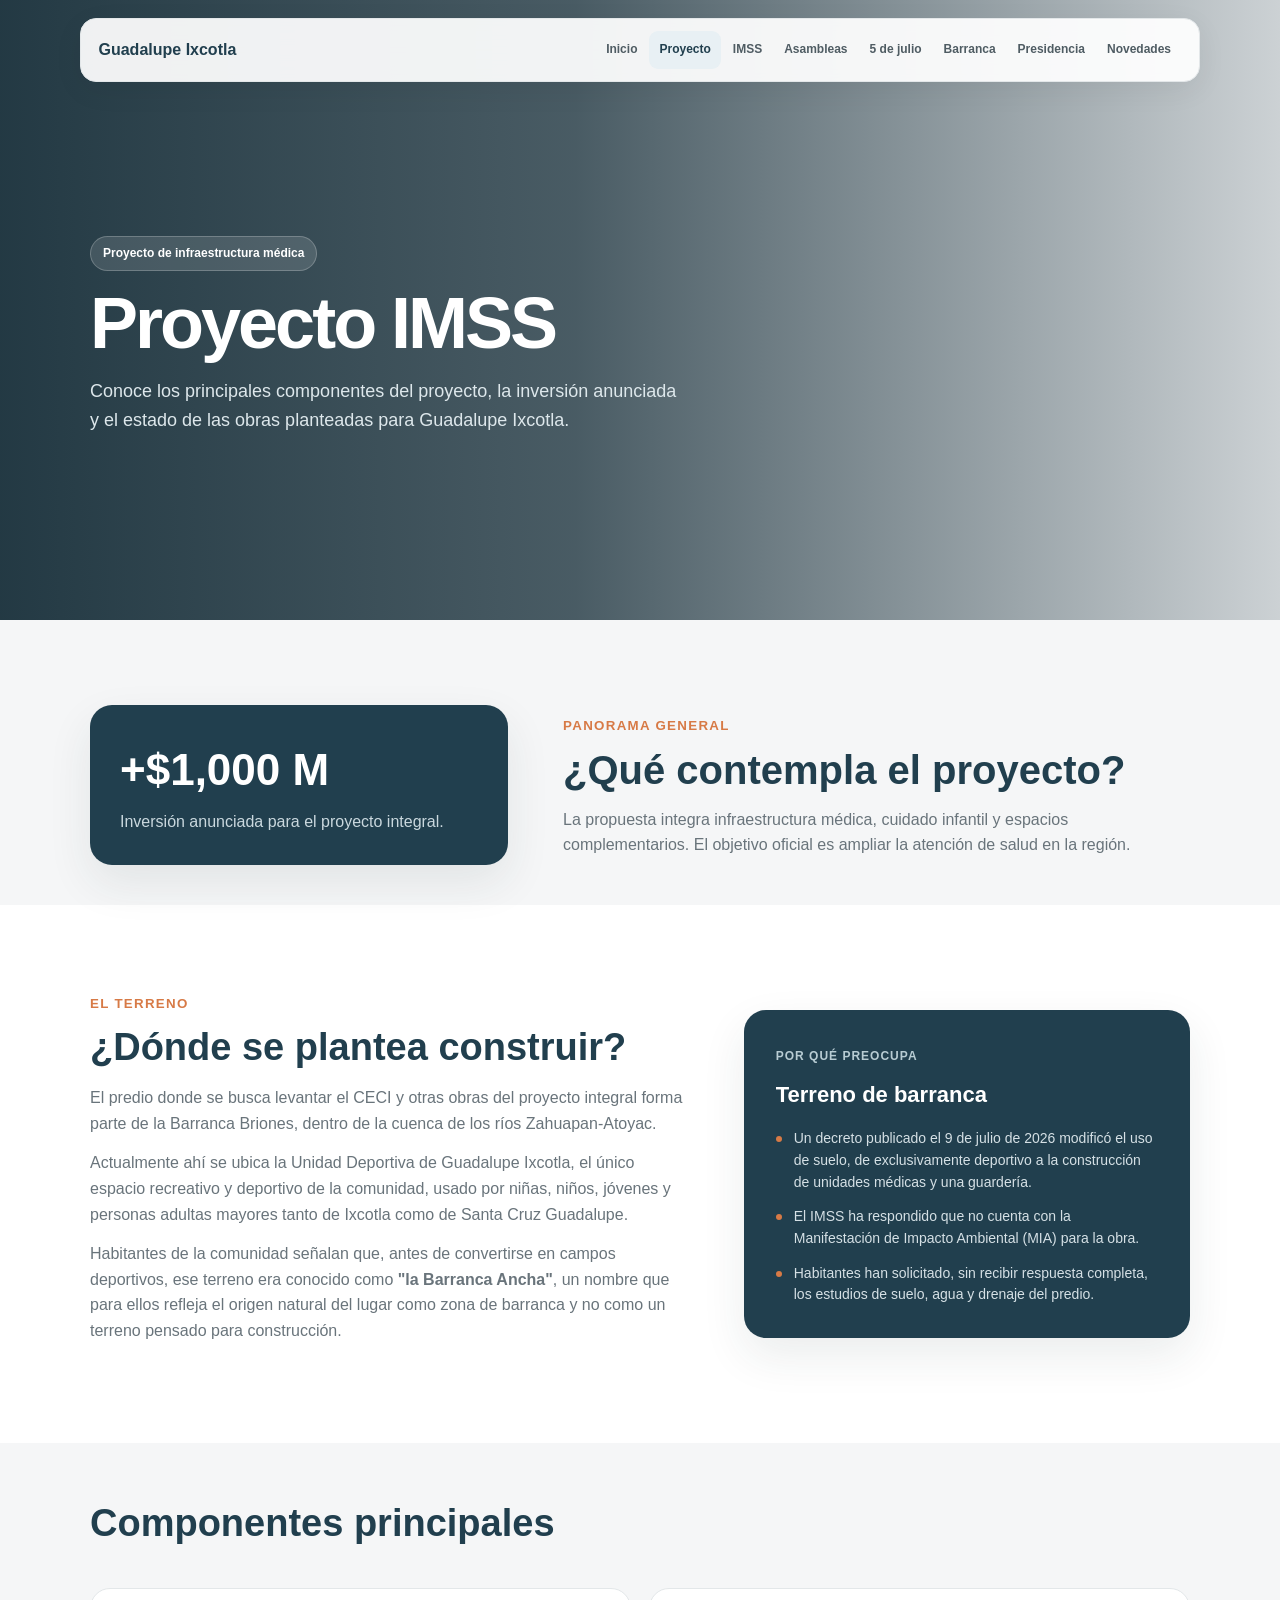
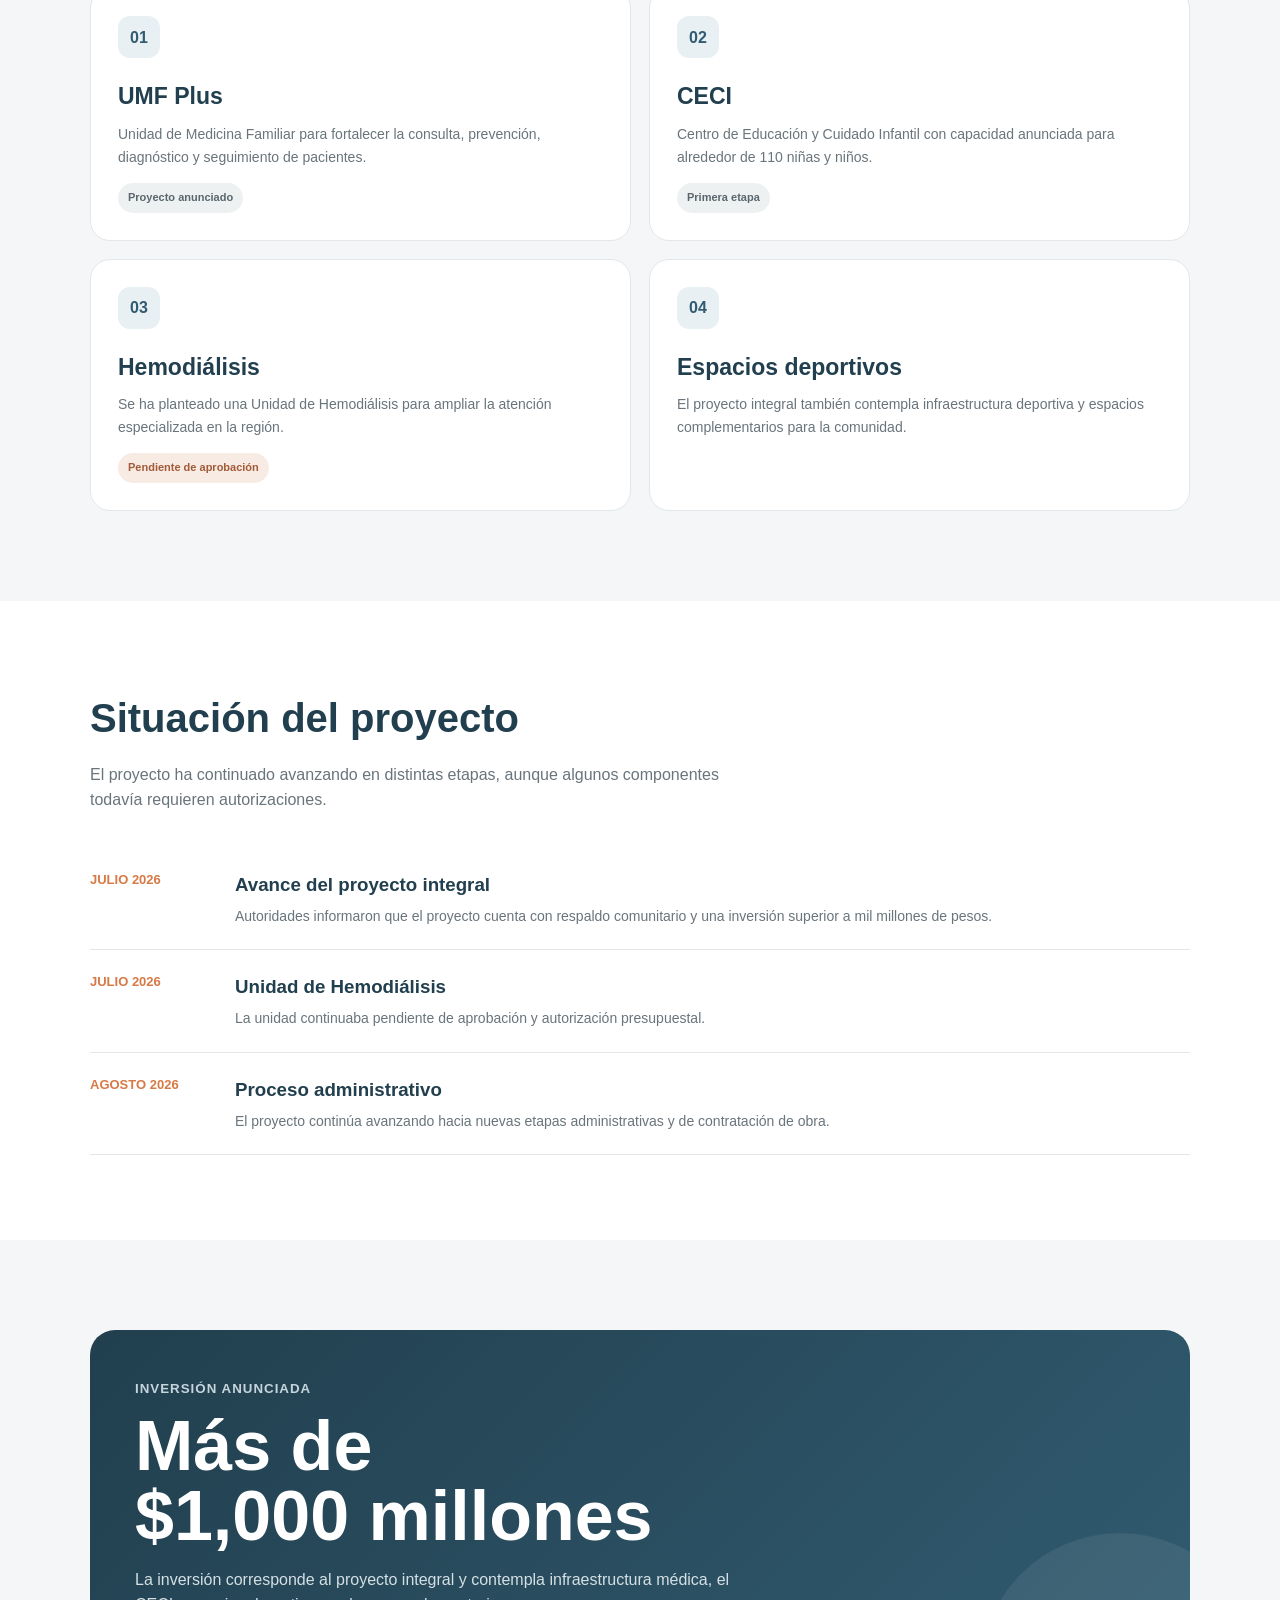
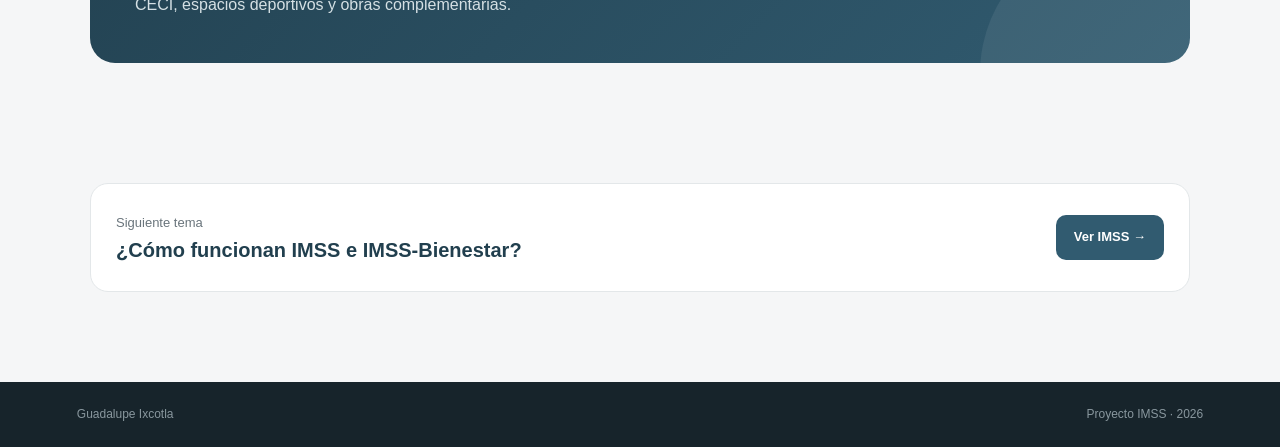
<file: proyecto.html>
<!DOCTYPE html>
<html lang="es">
<head>
<meta charset="UTF-8">
<meta name="viewport" content="width=device-width, initial-scale=1.0">

<title>Proyecto IMSS | Guadalupe Ixcotla</title>

<style>

:root{
    --fondo:#f5f6f7;
    --blanco:#ffffff;
    --texto:#1e2930;
    --gris:#69747b;
    --azul:#315b70;
    --azul-oscuro:#213f4e;
    --azul-claro:#e8f0f4;
    --naranja:#d77a46;
    --borde:#e3e7e9;
    --sombra:0 18px 45px rgba(30,50,60,.09);
}

*{
    margin:0;
    padding:0;
    box-sizing:border-box;
}

html{
    scroll-behavior:smooth;
}

body{
    font-family:"Segoe UI",Arial,sans-serif;
    background:var(--fondo);
    color:var(--texto);
    line-height:1.6;
}

a{
    color:inherit;
    text-decoration:none;
}

.contenedor{
    width:min(1100px,88%);
    margin:auto;
}

/* MENÚ */

nav{
    position:fixed;
    top:18px;
    left:50%;
    transform:translateX(-50%);
    width:min(1120px,94%);
    min-height:64px;

    display:flex;
    align-items:center;
    justify-content:space-between;

    padding:0 18px;

    background:rgba(255,255,255,.93);
    backdrop-filter:blur(15px);

    border:1px solid var(--borde);
    border-radius:16px;

    box-shadow:0 8px 30px rgba(0,0,0,.06);

    z-index:1000;
}

.logo{
    font-weight:800;
    color:var(--azul-oscuro);
    white-space:nowrap;
}

nav ul{
    display:flex;
    align-items:center;
    gap:2px;
    list-style:none;
}

nav ul a{
    display:block;
    padding:9px 10px;
    border-radius:9px;

    color:#4f5c63;

    font-size:12px;
    font-weight:600;

    transition:.25s;
}

nav ul a:hover,
nav ul a.activo{
    background:var(--azul-claro);
    color:var(--azul-oscuro);
}

.menu-toggle{
    display:none;
    align-items:center;
    justify-content:center;

    width:38px;
    height:38px;

    background:var(--azul-claro);
    color:var(--azul-oscuro);

    border:none;
    border-radius:9px;

    font-size:18px;
    cursor:pointer;
}

/* HERO */

.hero{
    min-height:620px;

    position:relative;

    display:flex;
    align-items:flex-end;

    padding:150px 0 80px;

    color:white;

    background:
    linear-gradient(
        90deg,
        rgba(19,43,54,.93) 0%,
        rgba(19,43,54,.76) 45%,
        rgba(19,43,54,.18) 100%
    ),
    url("https://estilotlax.com/wp-content/uploads/2026/06/IMG-20260610-WA0121.jpg")
    center/cover no-repeat;
}

.hero-contenido{
    max-width:670px;
}

.etiqueta{
    display:inline-block;

    margin-bottom:16px;

    padding:7px 12px;

    background:rgba(255,255,255,.13);

    border:1px solid rgba(255,255,255,.22);
    border-radius:30px;

    font-size:12px;
    font-weight:700;
}

.hero h1{
    margin-bottom:18px;

    font-size:clamp(46px,7vw,72px);
    line-height:1;

    letter-spacing:-3px;
}

.hero p{
    max-width:600px;

    color:#dde7eb;

    font-size:18px;
}

.foto-aviso{
    margin-top:20px;

    color:#c4d1d6;

    font-size:11px;
}

/* INTRO */

.intro{
    padding:85px 0 40px;
}

.intro-grid{
    display:grid;
    grid-template-columns:.8fr 1.2fr;
    gap:55px;

    align-items:center;
}

.intro-dato{
    padding:30px;

    background:var(--azul-oscuro);
    color:white;

    border-radius:22px;

    box-shadow:var(--sombra);
}

.intro-dato strong{
    display:block;

    margin-bottom:4px;

    font-size:44px;
}

.intro-dato span{
    color:#cad8de;
}

.intro-texto small{
    color:var(--naranja);

    font-weight:800;
    text-transform:uppercase;
    letter-spacing:1.3px;
}

.intro-texto h2{
    margin:10px 0 15px;

    color:var(--azul-oscuro);

    font-size:40px;
    line-height:1.1;
}

.intro-texto p{
    color:var(--gris);
}

/* EL LUGAR */

.lugar{
    padding:85px 0;

    background:white;
}

.lugar-grid{
    display:grid;
    grid-template-columns:1.15fr .85fr;
    gap:50px;

    align-items:center;
}

.lugar-texto small{
    color:var(--naranja);

    font-weight:800;
    text-transform:uppercase;
    letter-spacing:1.3px;
}

.lugar-texto h2{
    margin:10px 0 16px;

    color:var(--azul-oscuro);

    font-size:38px;
    line-height:1.15;
}

.lugar-texto p{
    margin-bottom:14px;

    color:var(--gris);
}

.lugar-card{
    padding:32px;

    background:var(--azul-oscuro);
    color:white;

    border-radius:22px;

    box-shadow:var(--sombra);
}

.lugar-card small{
    color:#b8ccd3;

    font-size:12px;
    font-weight:700;

    text-transform:uppercase;
    letter-spacing:1px;
}

.lugar-card h3{
    margin:10px 0 16px;

    font-size:22px;
}

.lugar-card ul{
    display:flex;
    flex-direction:column;
    gap:13px;

    list-style:none;
}

.lugar-card li{
    position:relative;

    padding-left:18px;

    color:#d5e0e5;

    font-size:14px;
    line-height:1.55;
}

.lugar-card li::before{
    content:"";

    position:absolute;
    top:8px;
    left:0;

    width:6px;
    height:6px;

    border-radius:50%;

    background:var(--naranja);
}

/* COMPONENTES */

.componentes{
    padding:50px 0 90px;
}

.titulo{
    margin-bottom:35px;

    color:var(--azul-oscuro);

    font-size:38px;
}

.grid{
    display:grid;
    grid-template-columns:repeat(2,1fr);
    gap:18px;
}

.card{
    padding:27px;

    background:white;

    border:1px solid var(--borde);
    border-radius:20px;

    transition:.3s;
}

.card:hover{
    transform:translateY(-5px);
    box-shadow:var(--sombra);
}

.icono{
    width:42px;
    height:42px;

    display:flex;
    align-items:center;
    justify-content:center;

    margin-bottom:20px;

    background:var(--azul-claro);
    color:var(--azul);

    border-radius:12px;

    font-weight:800;
}

.card h3{
    margin-bottom:8px;

    color:var(--azul-oscuro);

    font-size:23px;
}

.card p{
    color:var(--gris);
    font-size:14px;
}

.estado{
    display:inline-block;

    margin-top:15px;

    padding:6px 10px;

    background:#eef1f2;
    color:#59666d;

    border-radius:20px;

    font-size:11px;
    font-weight:700;
}

.pendiente{
    background:#f8ebe4;
    color:#a15b37;
}

/* AVANCES */

.avances{
    padding:85px 0;

    background:white;
}

.avances h2{
    margin-bottom:12px;

    color:var(--azul-oscuro);

    font-size:40px;
}

.avances-intro{
    max-width:670px;

    margin-bottom:35px;

    color:var(--gris);
}

.avance{
    display:grid;
    grid-template-columns:120px 1fr;
    gap:25px;

    padding:22px 0;

    border-bottom:1px solid var(--borde);
}

.fecha{
    color:var(--naranja);

    font-size:13px;
    font-weight:800;
}

.avance h3{
    margin-bottom:5px;

    color:var(--azul-oscuro);
}

.avance p{
    color:var(--gris);
    font-size:14px;
}

/* INVERSIÓN */

.inversion{
    padding:90px 0;
}

.inversion-box{
    padding:45px;

    position:relative;

    overflow:hidden;

    background:linear-gradient(135deg,#213f4e,#315b70);
    color:white;

    border-radius:25px;
}

.inversion-box::after{
    content:"";

    position:absolute;

    width:280px;
    height:280px;

    right:-70px;
    bottom:-150px;

    border-radius:50%;

    background:rgba(255,255,255,.07);
}

.inversion-box small{
    color:#c6d5db;

    text-transform:uppercase;
    letter-spacing:1px;

    font-weight:700;
}

.inversion-box h2{
    margin:10px 0 16px;

    font-size:clamp(45px,7vw,70px);
    line-height:1;
}

.inversion-box p{
    max-width:640px;
    color:#d5e0e4;
}

/* BOTONES DE NAVEGACIÓN */

.siguiente{
    padding:30px 0 90px;
}

.siguiente-box{
    display:flex;
    align-items:center;
    justify-content:space-between;

    gap:20px;

    padding:25px;

    background:white;

    border:1px solid var(--borde);
    border-radius:18px;
}

.siguiente-box span{
    color:var(--gris);
    font-size:13px;
}

.siguiente-box strong{
    display:block;

    color:var(--azul-oscuro);

    font-size:20px;
}

.btn{
    padding:12px 18px;

    background:var(--azul);
    color:white;

    border-radius:10px;

    font-size:13px;
    font-weight:700;
}

/* FOOTER */

footer{
    display:flex;
    justify-content:space-between;

    gap:20px;

    padding:23px 6%;

    background:#17242b;
    color:#89979e;

    font-size:12px;
}

/* ANIMACIÓN */

.reveal{
    opacity:0;
    transform:translateY(25px);

    transition:.7s ease;
}

.reveal.visible{
    opacity:1;
    transform:translateY(0);
}

@media(max-width:950px){

    .menu-toggle{
        display:flex;
    }

    nav ul{
        position:absolute;
        top:calc(100% + 10px);
        left:0;
        right:0;

        flex-direction:column;
        align-items:stretch;
        gap:4px;

        padding:12px;

        background:rgba(255,255,255,.97);
        backdrop-filter:blur(14px);

        border:1px solid var(--borde);
        border-radius:16px;

        box-shadow:0 8px 30px rgba(0,0,0,.1);

        display:none;
    }

    nav ul.abierto{
        display:flex;
    }

    nav ul a{
        padding:12px 14px;
    }

    .intro-grid,
    .lugar-grid,
    .grid{
        grid-template-columns:1fr;
    }

    .avance{
        grid-template-columns:1fr;
        gap:5px;
    }
}

@media(max-width:600px){

    .hero{
        min-height:550px;
    }

    .inversion-box{
        padding:30px;
    }

    .siguiente-box{
        flex-direction:column;
        align-items:flex-start;
    }

    footer{
        flex-direction:column;
    }
}

</style>
</head>

<body>

<nav>

<a href="index.html" class="logo">
Guadalupe Ixcotla
</a>

<ul>
<li><a href="index.html">Inicio</a></li>
<li><a class="activo" href="proyecto.html">Proyecto</a></li>
<li><a href="imss.html">IMSS</a></li>
<li><a href="asambleas.html">Asambleas</a></li>
<li><a href="julio.html">5 de julio</a></li>
<li><a href="barranca.html">Barranca</a></li>
<li><a href="presidencia.html">Presidencia</a></li>
<li><a href="novedades.html">Novedades</a></li>
</ul>

<button class="menu-toggle" id="menuToggle" aria-label="Abrir menú">
☰
</button>

</nav>


<header class="hero">

<div class="contenedor">

<div class="hero-contenido">

<span class="etiqueta">
Proyecto de infraestructura médica
</span>

<h1>
Proyecto IMSS
</h1>

<p>
Conoce los principales componentes del proyecto,
la inversión anunciada y el estado de las obras
planteadas para Guadalupe Ixcotla.
</p>

<div class="foto-aviso">

</div>

</div>

</div>

</header>


<section class="intro">

<div class="contenedor intro-grid">

<div class="intro-dato reveal">

<strong>
+$1,000 M
</strong>

<span>
Inversión anunciada para el proyecto integral.
</span>

</div>


<div class="intro-texto reveal">

<small>
Panorama general
</small>

<h2>
¿Qué contempla el proyecto?
</h2>

<p>
La propuesta integra infraestructura médica,
cuidado infantil y espacios complementarios.
El objetivo oficial es ampliar la atención
de salud en la región.
</p>

</div>

</div>

</section>


<section class="lugar">

<div class="contenedor lugar-grid">

<div class="lugar-texto reveal">

<small>
El terreno
</small>

<h2>
¿Dónde se plantea construir?
</h2>

<p>
El predio donde se busca levantar el CECI y otras obras
del proyecto integral forma parte de la Barranca Briones,
dentro de la cuenca de los ríos Zahuapan-Atoyac.
</p>

<p>
Actualmente ahí se ubica la Unidad Deportiva de
Guadalupe Ixcotla, el único espacio recreativo y
deportivo de la comunidad, usado por niñas, niños,
jóvenes y personas adultas mayores tanto de Ixcotla
como de Santa Cruz Guadalupe.
</p>

<p>
Habitantes de la comunidad señalan que, antes de
convertirse en campos deportivos, ese terreno era
conocido como <strong>"la Barranca Ancha"</strong>,
un nombre que para ellos refleja el origen natural
del lugar como zona de barranca y no como un terreno
pensado para construcción.
</p>

</div>


<div class="lugar-card reveal">

<small>
Por qué preocupa
</small>

<h3>
Terreno de barranca
</h3>

<ul>

<li>
Un decreto publicado el 9 de julio de 2026
modificó el uso de suelo, de exclusivamente
deportivo a la construcción de unidades
médicas y una guardería.
</li>

<li>
El IMSS ha respondido que no cuenta con la
Manifestación de Impacto Ambiental (MIA)
para la obra.
</li>

<li>
Habitantes han solicitado, sin recibir
respuesta completa, los estudios de suelo,
agua y drenaje del predio.
</li>

</ul>

</div>

</div>

</section>


<section class="componentes">

<div class="contenedor">

<h2 class="titulo reveal">
Componentes principales
</h2>


<div class="grid">


<div class="card reveal">

<div class="icono">01</div>

<h3>UMF Plus</h3>

<p>
Unidad de Medicina Familiar para fortalecer
la consulta, prevención, diagnóstico
y seguimiento de pacientes.
</p>

<span class="estado">
Proyecto anunciado
</span>

</div>


<div class="card reveal">

<div class="icono">02</div>

<h3>CECI</h3>

<p>
Centro de Educación y Cuidado Infantil
con capacidad anunciada para alrededor
de 110 niñas y niños.
</p>

<span class="estado">
Primera etapa
</span>

</div>


<div class="card reveal">

<div class="icono">03</div>

<h3>Hemodiálisis</h3>

<p>
Se ha planteado una Unidad de Hemodiálisis
para ampliar la atención especializada
en la región.
</p>

<span class="estado pendiente">
Pendiente de aprobación
</span>

</div>


<div class="card reveal">

<div class="icono">04</div>

<h3>Espacios deportivos</h3>

<p>
El proyecto integral también contempla
infraestructura deportiva y espacios
complementarios para la comunidad.
</p>

</div>


</div>

</div>

</section>


<section class="avances">

<div class="contenedor">

<h2 class="reveal">
Situación del proyecto
</h2>

<p class="avances-intro reveal">
El proyecto ha continuado avanzando en distintas etapas,
aunque algunos componentes todavía requieren autorizaciones.
</p>


<div class="avance reveal">

<div class="fecha">
JULIO 2026
</div>

<div>
<h3>Avance del proyecto integral</h3>
<p>
Autoridades informaron que el proyecto cuenta
con respaldo comunitario y una inversión superior
a mil millones de pesos.
</p>
</div>

</div>


<div class="avance reveal">

<div class="fecha">
JULIO 2026
</div>

<div>
<h3>Unidad de Hemodiálisis</h3>
<p>
La unidad continuaba pendiente de aprobación
y autorización presupuestal.
</p>
</div>

</div>


<div class="avance reveal">

<div class="fecha">
AGOSTO 2026
</div>

<div>
<h3>Proceso administrativo</h3>
<p>
El proyecto continúa avanzando hacia nuevas etapas
administrativas y de contratación de obra.
</p>
</div>

</div>


</div>

</section>


<section class="inversion">

<div class="contenedor">

<div class="inversion-box reveal">

<small>
Inversión anunciada
</small>

<h2>
Más de<br>
$1,000 millones
</h2>

<p>
La inversión corresponde al proyecto integral
y contempla infraestructura médica,
el CECI, espacios deportivos
y obras complementarias.
</p>

</div>

</div>

</section>


<section class="siguiente">

<div class="contenedor">

<div class="siguiente-box">

<div>

<span>
Siguiente tema
</span>

<strong>
¿Cómo funcionan IMSS e IMSS-Bienestar?
</strong>

</div>

<a href="imss.html" class="btn">
Ver IMSS →
</a>

</div>

</div>

</section>


<footer>

<span>Guadalupe Ixcotla</span>
<span>Proyecto IMSS · 2026</span>

</footer>


<script>

const menuToggle =
document.getElementById("menuToggle");

const menuLista =
document.querySelector("nav ul");

menuToggle.addEventListener("click", () => {
menuLista.classList.toggle("abierto");
});

menuLista.querySelectorAll("a").forEach(enlace => {
enlace.addEventListener("click", () => {
menuLista.classList.remove("abierto");
});
});


const elementos =
document.querySelectorAll(".reveal");

const observer =
new IntersectionObserver(
(entries)=>{

entries.forEach(entry=>{

if(entry.isIntersecting){
entry.target.classList.add("visible");
}

});

},
{
threshold:.12
}
);

elementos.forEach(elemento=>{
observer.observe(elemento);
});

</script>

</body>
</html>
</file>
